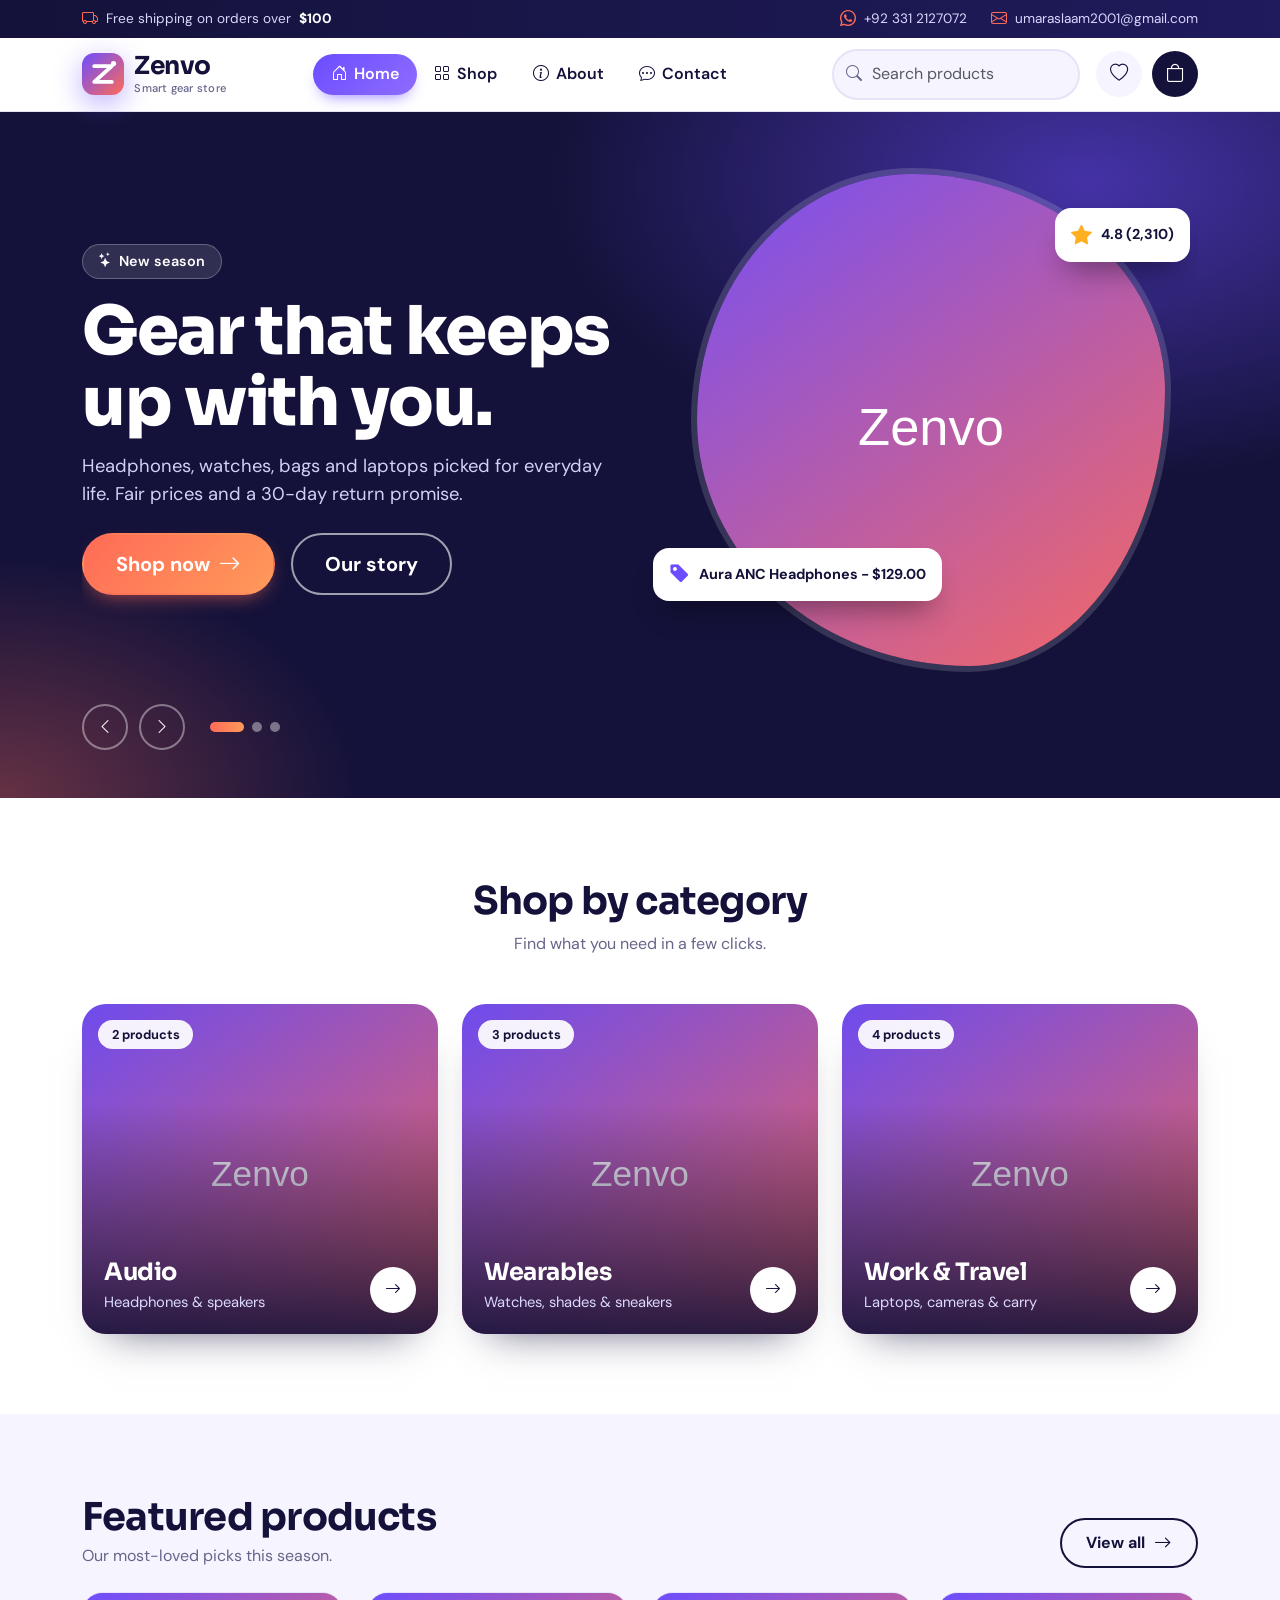
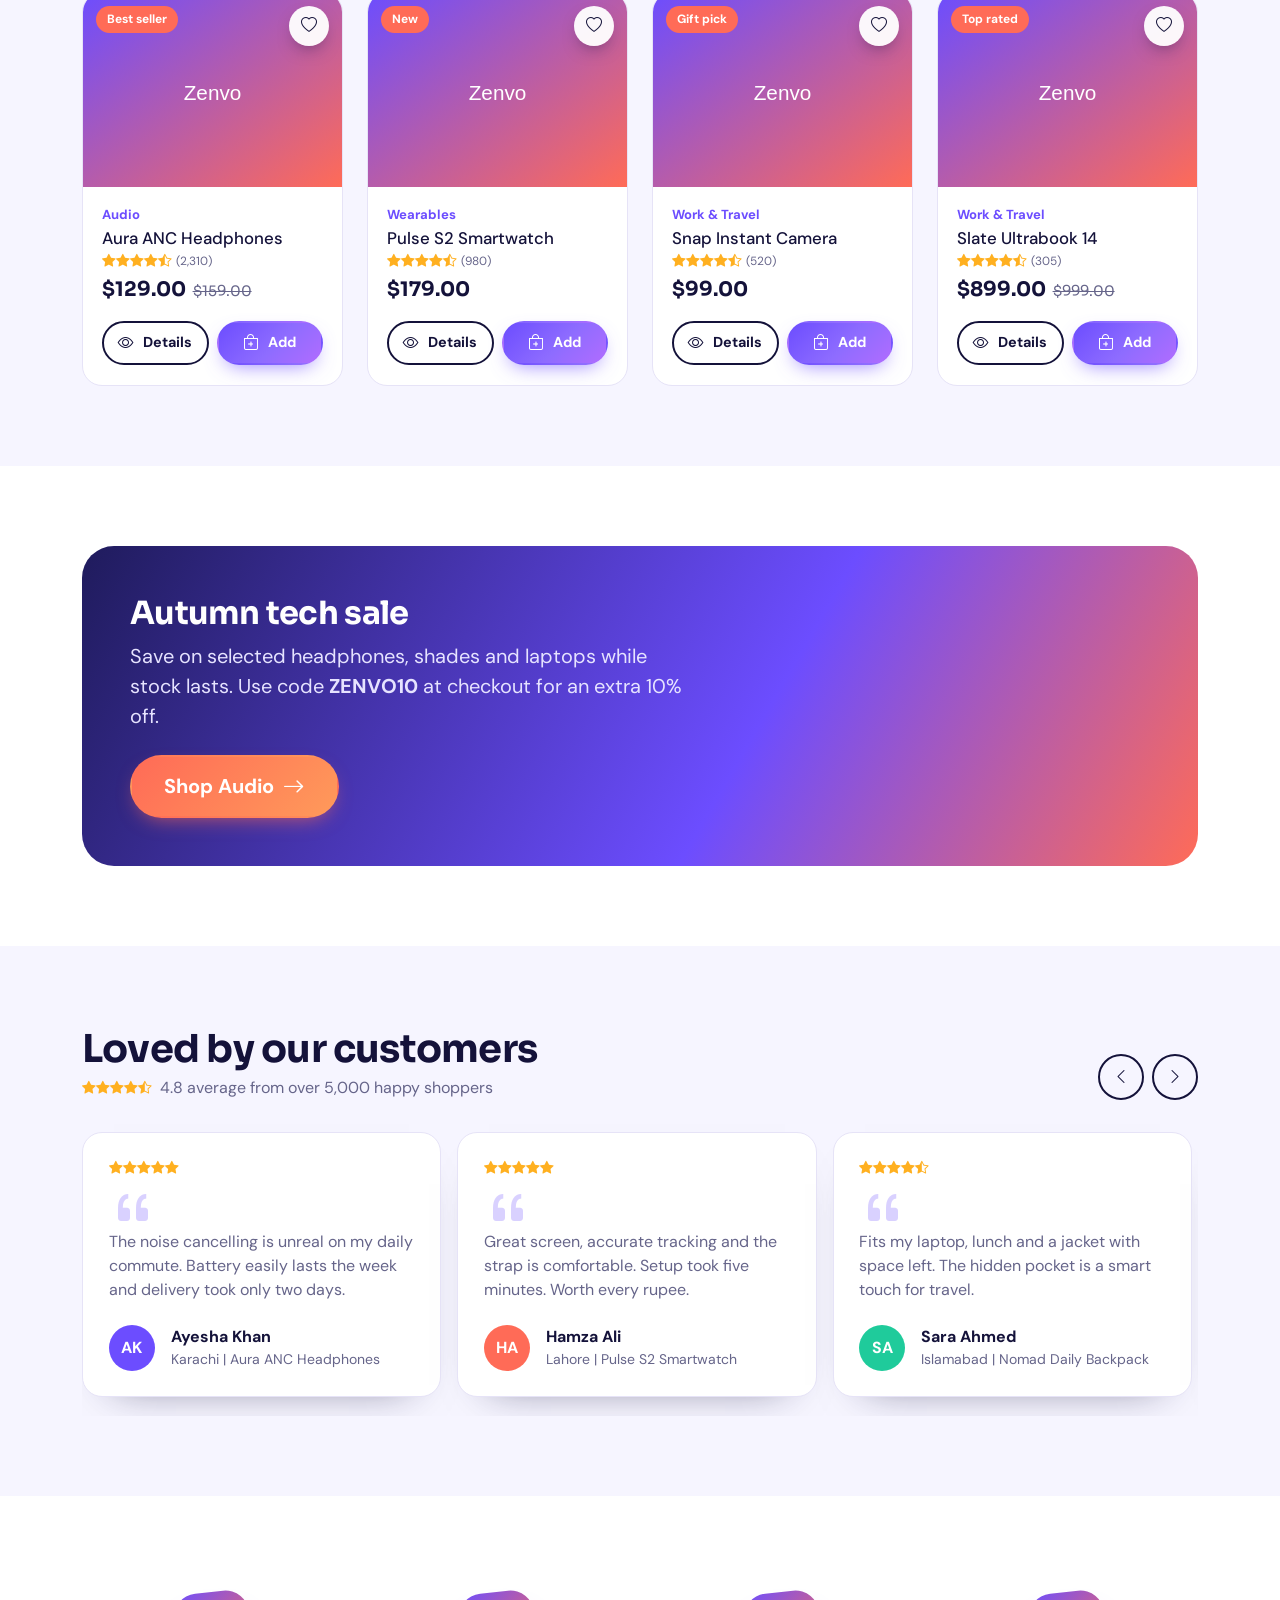
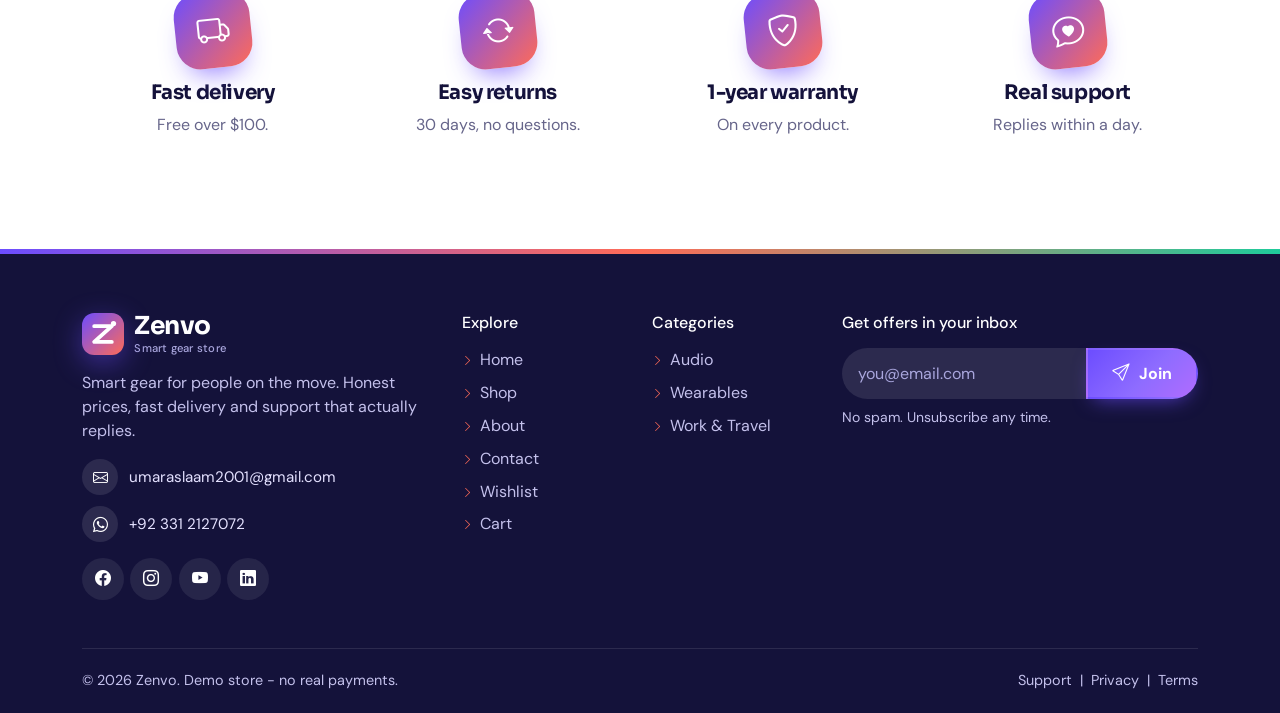
<file: index.html>
<!DOCTYPE html>
<html lang="en">
<head>
<meta charset="utf-8">
<meta name="viewport" content="width=device-width, initial-scale=1">
<title>Home | Zenvo</title>
<meta name="description" content="Zenvo - smart gear for people on the move.">
<link rel="preconnect" href="https://fonts.googleapis.com">
<link href="https://fonts.googleapis.com/css2?family=Sora:wght@600;700;800&family=DM+Sans:wght@400;500;700&display=swap" rel="stylesheet">
<link href="https://cdn.jsdelivr.net/npm/bootstrap@5.3.3/dist/css/bootstrap.min.css" rel="stylesheet">
<link href="https://cdn.jsdelivr.net/npm/bootstrap-icons@1.11.3/font/bootstrap-icons.min.css" rel="stylesheet">
<link rel="icon" href="favicon.svg" type="image/svg+xml"><meta name="theme-color" content="#14123A">
<link href="css/style.css" rel="stylesheet">
</head>
<body data-page="home">
<div id="site-header"></div>
<main id="main">

<section class="hero"><div class="container">
  <div id="heroCarousel" class="carousel slide carousel-fade" data-bs-ride="carousel" data-bs-interval="5500" data-bs-pause="hover" aria-label="Featured offers">
    <div class="carousel-inner" id="slides"></div>
    <div class="hero-ctrl">
      <button class="ctrl-btn" data-bs-target="#heroCarousel" data-bs-slide="prev" aria-label="Previous slide"><i class="bi bi-chevron-left"></i></button>
      <button class="ctrl-btn" data-bs-target="#heroCarousel" data-bs-slide="next" aria-label="Next slide"><i class="bi bi-chevron-right"></i></button>
      <div class="carousel-indicators" id="dots"></div>
    </div></div></div></section>

<section class="section"><div class="container">
  <div class="text-center mb-5"><h2 class="section-title">Shop by category</h2><p class="lead-muted">Find what you need in a few clicks.</p></div>
  <div class="row g-4" id="cats"></div></div></section>

<section class="section section-soft"><div class="container">
  <div class="d-flex justify-content-between align-items-end flex-wrap gap-2 mb-4"><div><h2 class="section-title mb-1">Featured products</h2><p class="lead-muted mb-0">Our most-loved picks this season.</p></div><a class="btn btn-ghost" href="shop.html">View all <i class="bi bi-arrow-right"></i></a></div>
  <div class="row g-4" id="featured"></div></div></section>

<section class="section"><div class="container"><div class="promo"><div class="row g-0 align-items-center">
  <div class="col-lg-7 p-4 p-lg-5"><h2 class="display">Autumn tech sale</h2><p class="fs-5 mb-4" style="color:#e6e3ff">Save on selected headphones, shades and laptops while stock lasts. Use code <b>ZENVO10</b> at checkout for an extra 10% off.</p><a class="btn btn-coral btn-lg" href="shop.html?cat=Audio">Shop Audio <i class="bi bi-arrow-right"></i></a></div>
  <div class="col-lg-5"><div class="promo-img" style="background-image:url('https://images.unsplash.com/photo-1608043152269-423dbba4e7e6?auto=format&fit=crop&w=900&q=80')"></div></div></div></div></div></section>

<section class="section section-soft"><div class="container">
  <div class="d-flex justify-content-between align-items-end flex-wrap gap-3 mb-4">
    <div><h2 class="section-title mb-1">Loved by our customers</h2><p class="lead-muted mb-0"><span class="stars"><i class="bi bi-star-fill"></i><i class="bi bi-star-fill"></i><i class="bi bi-star-fill"></i><i class="bi bi-star-fill"></i><i class="bi bi-star-half"></i></span> &nbsp;4.8 average from over 5,000 happy shoppers</p></div>
    <div class="rev-nav d-flex gap-2"><button class="ctrl-btn" id="revPrev" aria-label="Previous reviews"><i class="bi bi-chevron-left"></i></button><button class="ctrl-btn" id="revNext" aria-label="Next reviews"><i class="bi bi-chevron-right"></i></button></div></div>
  <div class="rev-track" id="revTrack" tabindex="0" aria-label="Customer reviews"></div></div></section>

<section class="section"><div class="container"><div class="row g-4">
  <div class="col-6 col-lg-3 feature"><i class="bi bi-truck"></i><h5>Fast delivery</h5><p class="lead-muted">Free over $100.</p></div>
  <div class="col-6 col-lg-3 feature"><i class="bi bi-arrow-repeat"></i><h5>Easy returns</h5><p class="lead-muted">30 days, no questions.</p></div>
  <div class="col-6 col-lg-3 feature"><i class="bi bi-shield-check"></i><h5>1-year warranty</h5><p class="lead-muted">On every product.</p></div>
  <div class="col-6 col-lg-3 feature"><i class="bi bi-chat-heart"></i><h5>Real support</h5><p class="lead-muted">Replies within a day.</p></div></div></div></section>

</main>
<div id="site-footer"></div>
<div class="toast-container position-fixed bottom-0 end-0 p-3" id="toasts" style="z-index:1100"></div>
<script src="https://cdn.jsdelivr.net/npm/bootstrap@5.3.3/dist/js/bootstrap.bundle.min.js"></script>
<script src="js/data.js"></script>
<script src="js/app.js"></script>
</body>
</html>
</file>
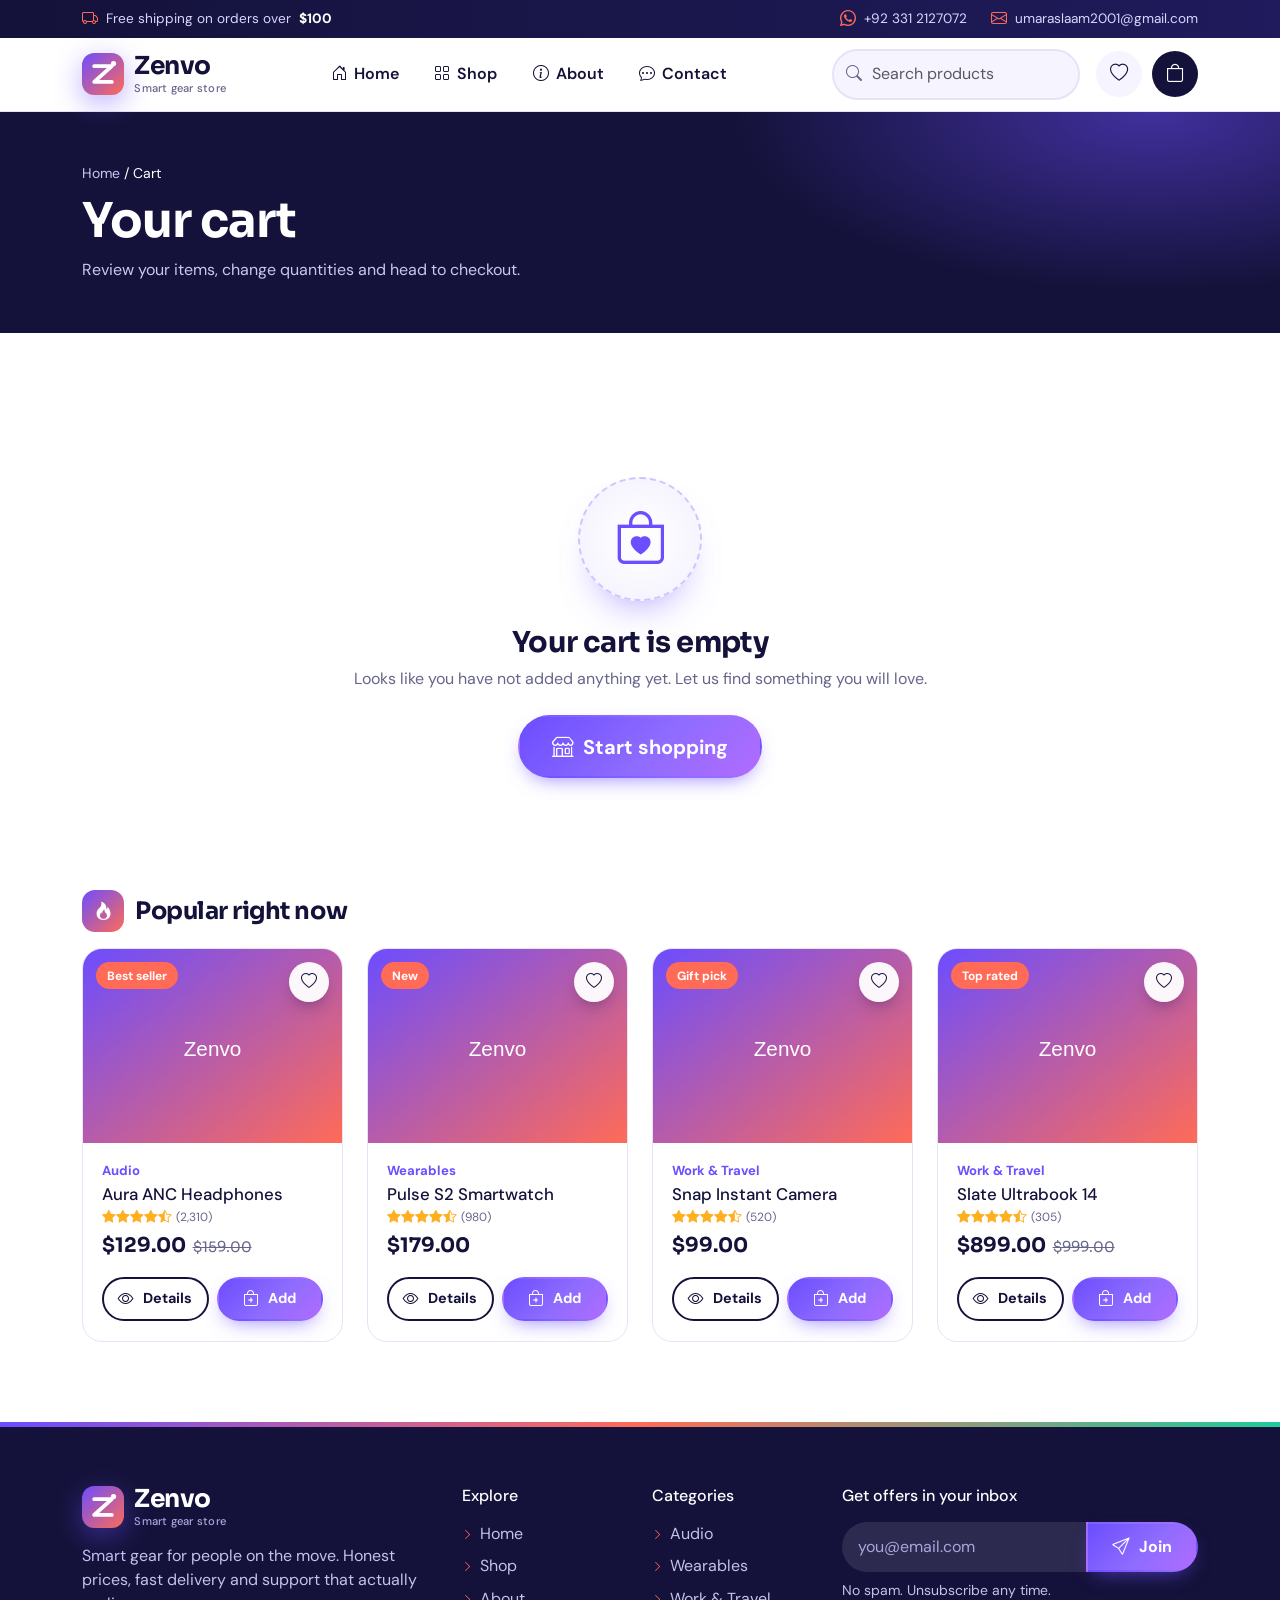
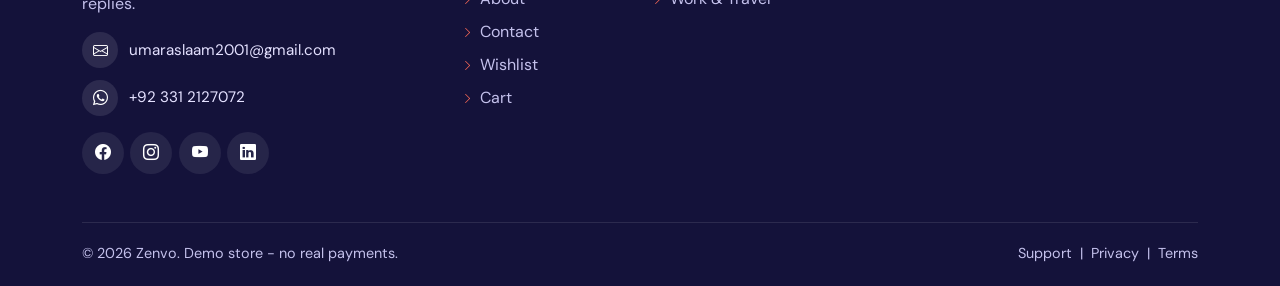
<file: cart.html>
<!DOCTYPE html>
<html lang="en">
<head>
<meta charset="utf-8">
<meta name="viewport" content="width=device-width, initial-scale=1">
<title>Cart | Zenvo</title>
<meta name="description" content="Zenvo - smart gear for people on the move.">
<link rel="preconnect" href="https://fonts.googleapis.com">
<link href="https://fonts.googleapis.com/css2?family=Sora:wght@600;700;800&family=DM+Sans:wght@400;500;700&display=swap" rel="stylesheet">
<link href="https://cdn.jsdelivr.net/npm/bootstrap@5.3.3/dist/css/bootstrap.min.css" rel="stylesheet">
<link href="https://cdn.jsdelivr.net/npm/bootstrap-icons@1.11.3/font/bootstrap-icons.min.css" rel="stylesheet">
<link rel="icon" href="favicon.svg" type="image/svg+xml"><meta name="theme-color" content="#14123A">
<link href="css/style.css" rel="stylesheet">
</head>
<body data-page="cart">
<div id="site-header"></div>
<main id="main">
<section class="page-head"><div class="container"><nav class="crumb small mb-2"><a href="index.html">Home</a> / Cart</nav><h1>Your cart</h1><p>Review your items, change quantities and head to checkout.</p></div></section>
<section class="section"><div class="container" id="cartBox"></div></section>

</main>
<div id="site-footer"></div>
<div class="toast-container position-fixed bottom-0 end-0 p-3" id="toasts" style="z-index:1100"></div>
<script src="https://cdn.jsdelivr.net/npm/bootstrap@5.3.3/dist/js/bootstrap.bundle.min.js"></script>
<script src="js/data.js"></script>
<script src="js/app.js"></script>
</body>
</html>
</file>
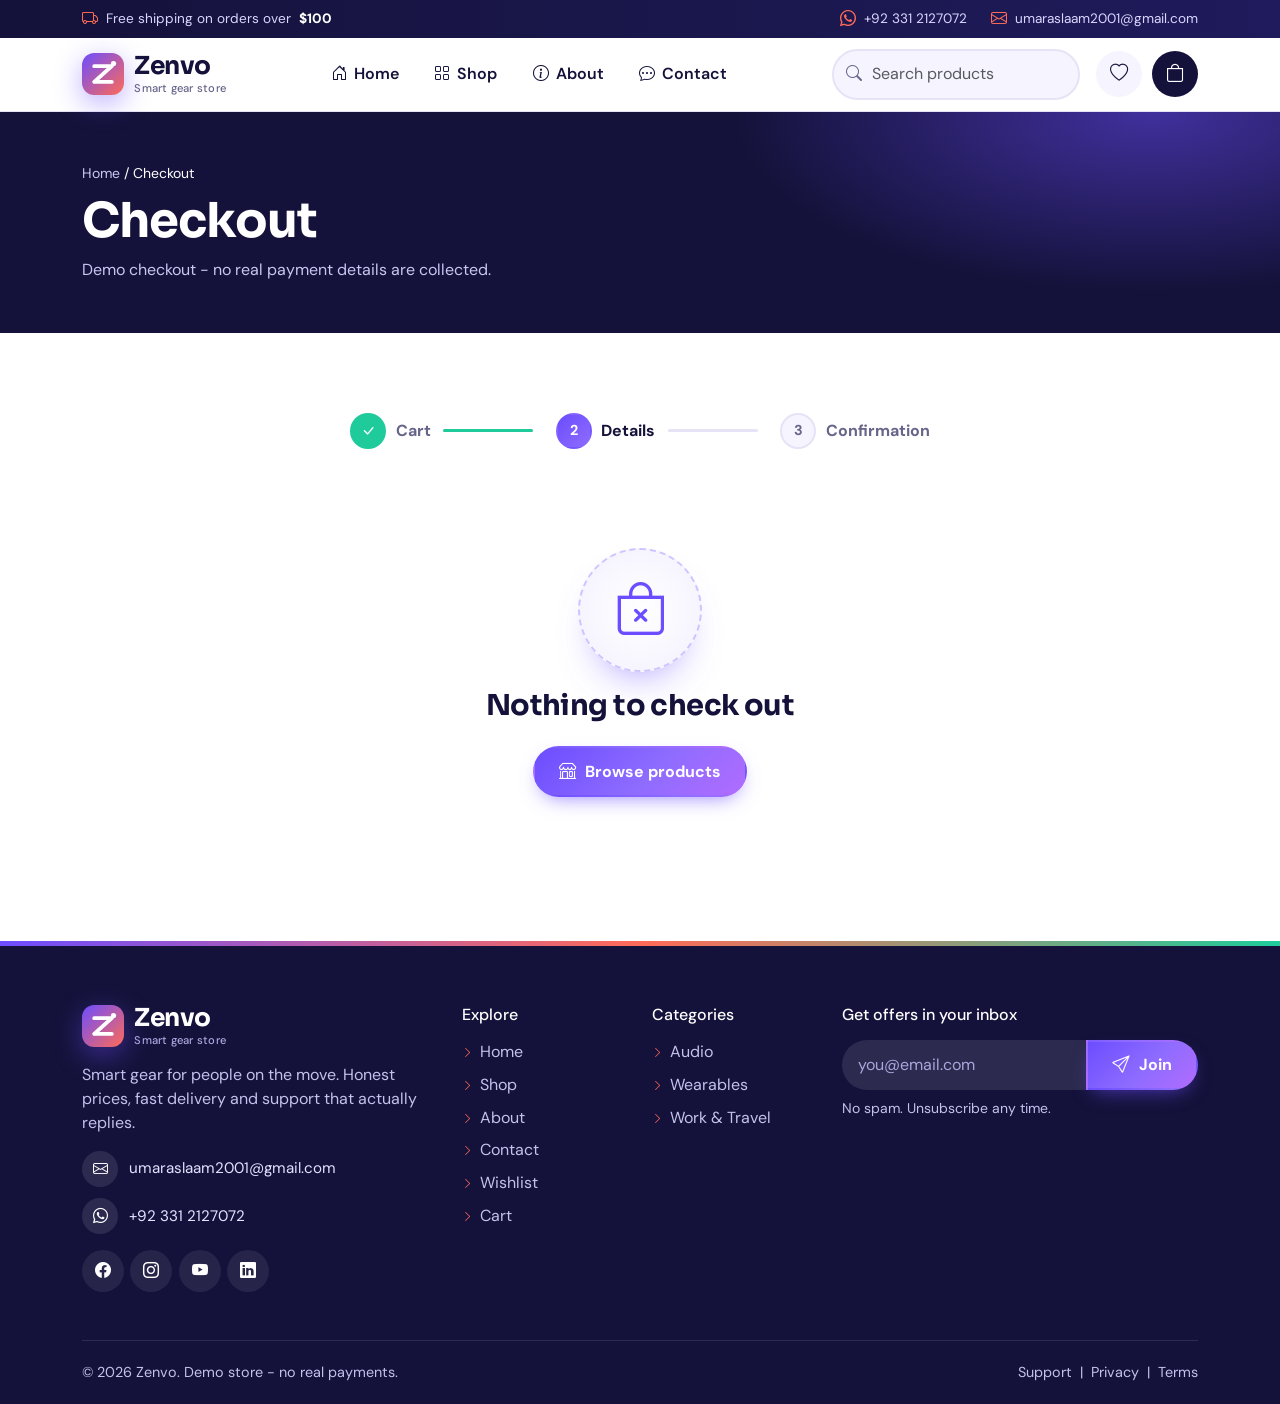
<file: checkout.html>
<!DOCTYPE html>
<html lang="en">
<head>
<meta charset="utf-8">
<meta name="viewport" content="width=device-width, initial-scale=1">
<title>Checkout | Zenvo</title>
<meta name="description" content="Zenvo - smart gear for people on the move.">
<link rel="preconnect" href="https://fonts.googleapis.com">
<link href="https://fonts.googleapis.com/css2?family=Sora:wght@600;700;800&family=DM+Sans:wght@400;500;700&display=swap" rel="stylesheet">
<link href="https://cdn.jsdelivr.net/npm/bootstrap@5.3.3/dist/css/bootstrap.min.css" rel="stylesheet">
<link href="https://cdn.jsdelivr.net/npm/bootstrap-icons@1.11.3/font/bootstrap-icons.min.css" rel="stylesheet">
<link rel="icon" href="favicon.svg" type="image/svg+xml"><meta name="theme-color" content="#14123A">
<link href="css/style.css" rel="stylesheet">
</head>
<body data-page="checkout">
<div id="site-header"></div>
<main id="main">
<section class="page-head"><div class="container"><nav class="crumb small mb-2"><a href="index.html">Home</a> / Checkout</nav><h1>Checkout</h1><p>Demo checkout - no real payment details are collected.</p></div></section>
<section class="section"><div class="container"><ol class="steps" id="steps"><li class="done"><i class="bi bi-check-lg"></i><span>Cart</span></li><li class="active"><i>2</i><span>Details</span></li><li><i>3</i><span>Confirmation</span></li></ol><div id="checkoutBox"><div class="row g-4">
  <div class="col-lg-7"><form class="panel p-lg-4 needs-validation" id="checkoutForm" novalidate>
    <h4 class="mb-3 h-icon"><i class="bi bi-truck"></i>Shipping details</h4><div class="row g-3">
      <div class="col-md-6"><label class="form-label fw-bold" for="fname">Full name</label><input class="form-control" id="fname" required minlength="3"><div class="invalid-feedback">Enter your full name.</div></div>
      <div class="col-md-6"><label class="form-label fw-bold" for="email">Email</label><input class="form-control" id="email" type="email" required><div class="invalid-feedback">Enter a valid email.</div></div>
      <div class="col-md-6"><label class="form-label fw-bold" for="phone">Phone</label><input class="form-control" id="phone" type="tel" required pattern="[0-9+\s-]{7,15}"><div class="invalid-feedback">Enter a valid phone number.</div></div>
      <div class="col-md-6"><label class="form-label fw-bold" for="country">Country</label><select class="form-select" id="country" required><option value="">Choose...</option><option>Pakistan</option><option>United Arab Emirates</option><option>United Kingdom</option><option>United States</option><option>Other</option></select><div class="invalid-feedback">Select a country.</div></div>
      <div class="col-12"><label class="form-label fw-bold" for="addr">Address</label><input class="form-control" id="addr" required minlength="6"><div class="invalid-feedback">Enter your street address.</div></div>
      <div class="col-md-6"><label class="form-label fw-bold" for="city">City</label><input class="form-control" id="city" required><div class="invalid-feedback">Enter your city.</div></div>
      <div class="col-md-6"><label class="form-label fw-bold" for="zip">Postal code</label><input class="form-control" id="zip" required pattern="[A-Za-z0-9 -]{3,10}"><div class="invalid-feedback">Enter a valid postal code.</div></div></div>
    <h4 class="mt-4 mb-3 h-icon"><i class="bi bi-credit-card-2-front"></i>Payment method</h4>
    <div class="form-check mb-2"><input class="form-check-input" type="radio" name="pay" id="cod" checked><label class="form-check-label" for="cod">Cash on delivery</label></div>
    <div class="form-check mb-3"><input class="form-check-input" type="radio" name="pay" id="card"><label class="form-check-label" for="card">Card (demo - no card details are collected)</label></div>
    <button class="btn btn-zenvo btn-lg w-100" type="submit"><i class="bi bi-lock"></i> Place order</button></form></div>
  <div class="col-lg-5"><div class="panel"><h4 class="mb-3 h-icon"><i class="bi bi-receipt"></i>Order summary</h4><div id="summary"></div></div></div></div></div></div></section>

</main>
<div id="site-footer"></div>
<div class="toast-container position-fixed bottom-0 end-0 p-3" id="toasts" style="z-index:1100"></div>
<script src="https://cdn.jsdelivr.net/npm/bootstrap@5.3.3/dist/js/bootstrap.bundle.min.js"></script>
<script src="js/data.js"></script>
<script src="js/app.js"></script>
</body>
</html>
</file>
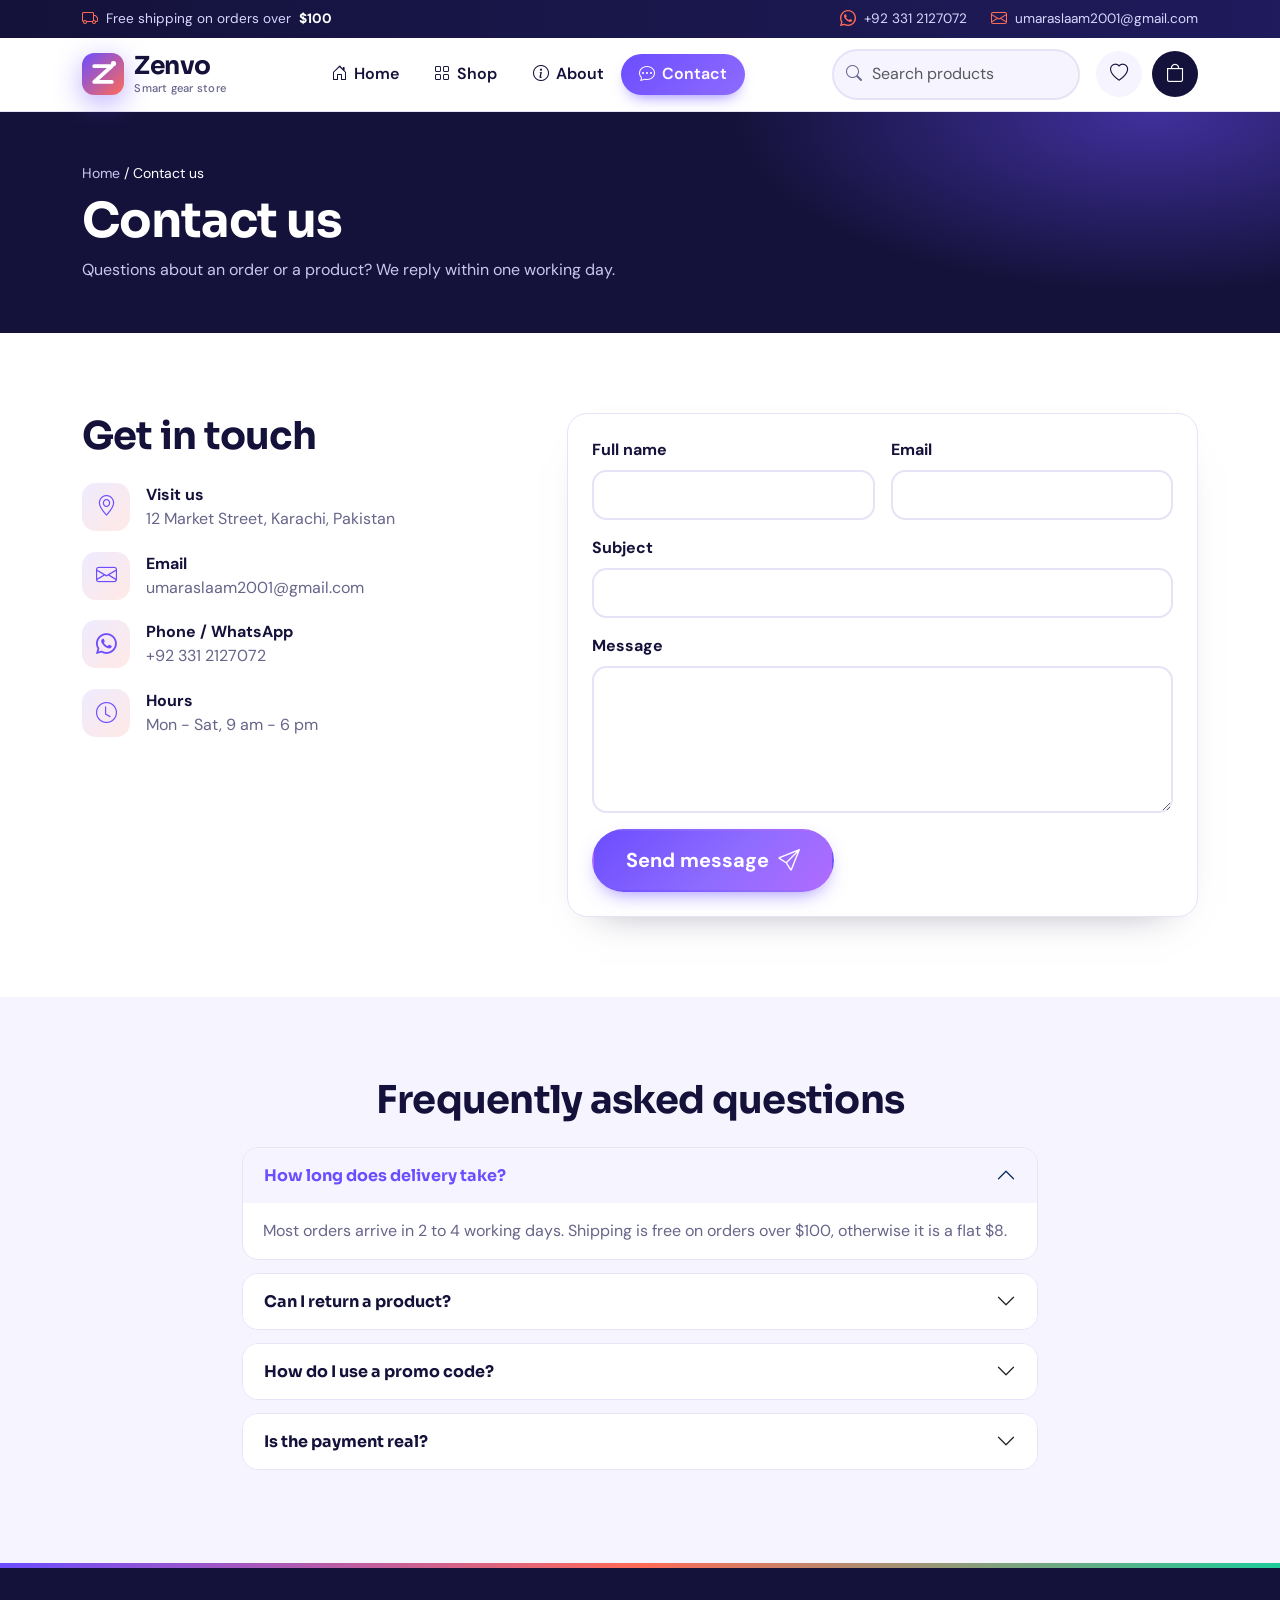
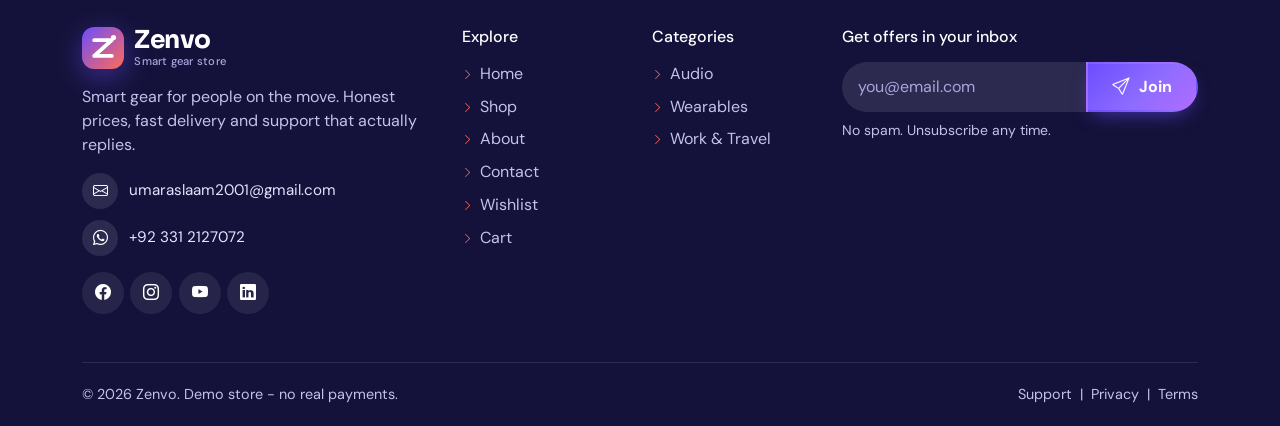
<file: contact.html>
<!DOCTYPE html>
<html lang="en">
<head>
<meta charset="utf-8">
<meta name="viewport" content="width=device-width, initial-scale=1">
<title>Contact | Zenvo</title>
<meta name="description" content="Zenvo - smart gear for people on the move.">
<link rel="preconnect" href="https://fonts.googleapis.com">
<link href="https://fonts.googleapis.com/css2?family=Sora:wght@600;700;800&family=DM+Sans:wght@400;500;700&display=swap" rel="stylesheet">
<link href="https://cdn.jsdelivr.net/npm/bootstrap@5.3.3/dist/css/bootstrap.min.css" rel="stylesheet">
<link href="https://cdn.jsdelivr.net/npm/bootstrap-icons@1.11.3/font/bootstrap-icons.min.css" rel="stylesheet">
<link rel="icon" href="favicon.svg" type="image/svg+xml"><meta name="theme-color" content="#14123A">
<link href="css/style.css" rel="stylesheet">
</head>
<body data-page="contact">
<div id="site-header"></div>
<main id="main">
<section class="page-head"><div class="container"><nav class="crumb small mb-2"><a href="index.html">Home</a> / Contact us</nav><h1>Contact us</h1><p>Questions about an order or a product? We reply within one working day.</p></div></section>
<section class="section"><div class="container"><div class="row g-4 g-lg-5">
  <div class="col-lg-5"><h2 class="section-title mb-4">Get in touch</h2>
    <div class="contact-item"><i class="bi bi-geo-alt"></i><div><b>Visit us</b><br><a class="contact-link" data-contact="map" href="https://www.google.com/maps/search/?api=1&query=12%20Market%20Street%2C%20Karachi%2C%20Pakistan" target="_blank" rel="noopener noreferrer">12 Market Street, Karachi, Pakistan</a></div></div>
    <div class="contact-item"><i class="bi bi-envelope"></i><div><b>Email</b><br><a class="contact-link" data-contact="email" href="https://mail.google.com/mail/?view=cm&fs=1&to=umaraslaam2001@gmail.com" target="_blank" rel="noopener noreferrer">umaraslaam2001@gmail.com</a></div></div>
    <div class="contact-item"><i class="bi bi-whatsapp"></i><div><b>Phone / WhatsApp</b><br><a class="contact-link" data-contact="phone" href="https://wa.me/923312127072" target="_blank" rel="noopener noreferrer">+92 331 2127072</a></div></div>
    <div class="contact-item"><i class="bi bi-clock"></i><div><b>Hours</b><br><span class="lead-muted">Mon - Sat, 9 am - 6 pm</span></div></div></div>
  <div class="col-lg-7"><div class="panel p-lg-4">
    <div class="alert alert-success d-none" id="sent" role="alert"><i class="bi bi-check-circle-fill me-2"></i>Thanks! Your message was sent (demo). We will reply soon.</div>
    <form id="contactForm" class="row g-3 needs-validation" novalidate>
      <div class="col-md-6"><label class="form-label fw-bold" for="cname">Full name</label><input class="form-control" id="cname" required minlength="3"><div class="invalid-feedback">Enter your name (3+ characters).</div></div>
      <div class="col-md-6"><label class="form-label fw-bold" for="cemail">Email</label><input class="form-control" id="cemail" type="email" required><div class="invalid-feedback">Enter a valid email.</div></div>
      <div class="col-12"><label class="form-label fw-bold" for="csub">Subject</label><input class="form-control" id="csub" required><div class="invalid-feedback">Please add a subject.</div></div>
      <div class="col-12"><label class="form-label fw-bold" for="cmsg">Message</label><textarea class="form-control" id="cmsg" rows="5" required minlength="10"></textarea><div class="invalid-feedback">Message must be at least 10 characters.</div></div>
      <div class="col-12"><button class="btn btn-zenvo btn-lg" type="submit">Send message <i class="bi bi-send"></i></button></div>
    </form></div></div></div></div></section>

<section class="section section-soft"><div class="container" style="max-width:820px">
  <h2 class="section-title text-center mb-4">Frequently asked questions</h2>
  <div class="accordion" id="faq">
    <div class="accordion-item"><h3 class="accordion-header"><button class="accordion-button" type="button" data-bs-toggle="collapse" data-bs-target="#f1">How long does delivery take?</button></h3><div id="f1" class="accordion-collapse collapse show" data-bs-parent="#faq"><div class="accordion-body">Most orders arrive in 2 to 4 working days. Shipping is free on orders over $100, otherwise it is a flat $8.</div></div></div>
    <div class="accordion-item"><h3 class="accordion-header"><button class="accordion-button collapsed" type="button" data-bs-toggle="collapse" data-bs-target="#f2">Can I return a product?</button></h3><div id="f2" class="accordion-collapse collapse" data-bs-parent="#faq"><div class="accordion-body">Yes. You have 30 days to return any unused item for a full refund.</div></div></div>
    <div class="accordion-item"><h3 class="accordion-header"><button class="accordion-button collapsed" type="button" data-bs-toggle="collapse" data-bs-target="#f3">How do I use a promo code?</button></h3><div id="f3" class="accordion-collapse collapse" data-bs-parent="#faq"><div class="accordion-body">Open your cart, type the code in the promo box and press Apply. Try <b>ZENVO10</b> for 10% off or <b>WELCOME5</b> for 5% off.</div></div></div>
    <div class="accordion-item"><h3 class="accordion-header"><button class="accordion-button collapsed" type="button" data-bs-toggle="collapse" data-bs-target="#f4">Is the payment real?</button></h3><div id="f4" class="accordion-collapse collapse" data-bs-parent="#faq"><div class="accordion-body">No. This is a demo store, so no real payment details are collected and no real order is created.</div></div></div>
  </div></div></section>
</main>
<div id="site-footer"></div>
<div class="toast-container position-fixed bottom-0 end-0 p-3" id="toasts" style="z-index:1100"></div>
<script src="https://cdn.jsdelivr.net/npm/bootstrap@5.3.3/dist/js/bootstrap.bundle.min.js"></script>
<script src="js/data.js"></script>
<script src="js/app.js"></script>
</body>
</html>
</file>
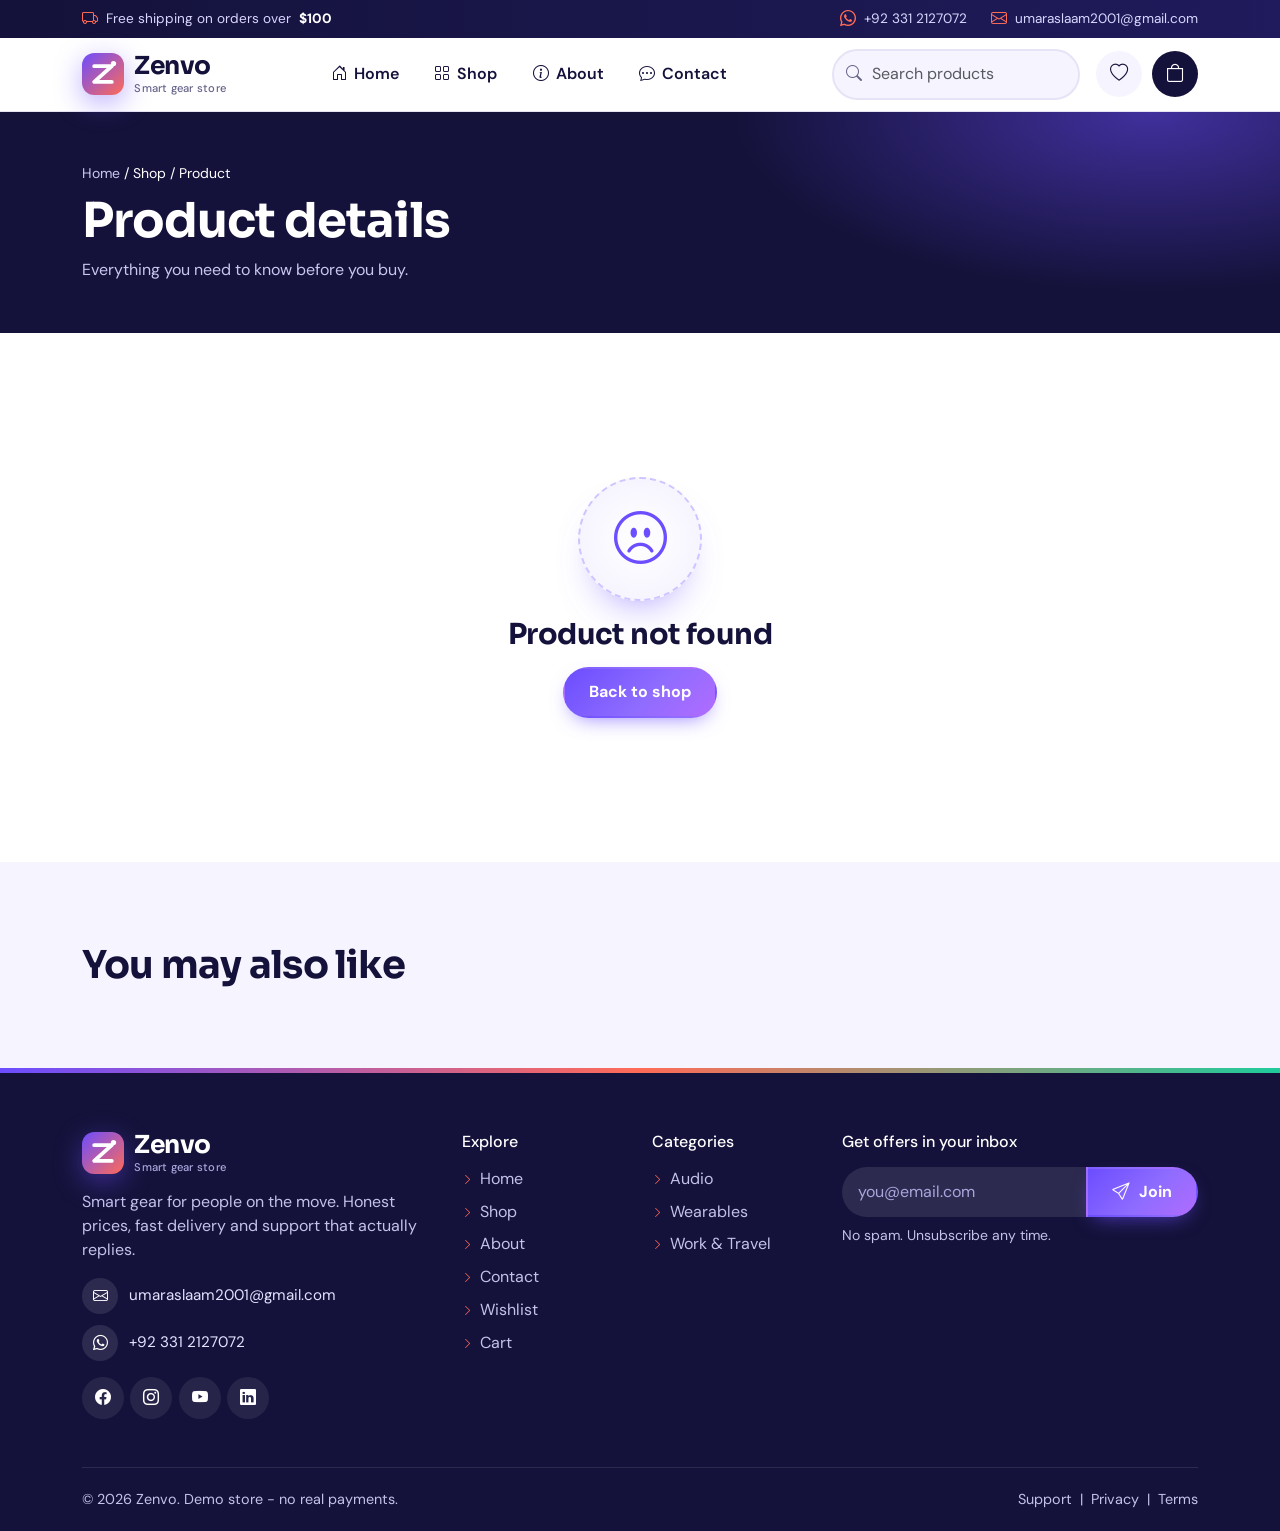
<file: product.html>
<!DOCTYPE html>
<html lang="en">
<head>
<meta charset="utf-8">
<meta name="viewport" content="width=device-width, initial-scale=1">
<title>Product | Zenvo</title>
<meta name="description" content="Zenvo - smart gear for people on the move.">
<link rel="preconnect" href="https://fonts.googleapis.com">
<link href="https://fonts.googleapis.com/css2?family=Sora:wght@600;700;800&family=DM+Sans:wght@400;500;700&display=swap" rel="stylesheet">
<link href="https://cdn.jsdelivr.net/npm/bootstrap@5.3.3/dist/css/bootstrap.min.css" rel="stylesheet">
<link href="https://cdn.jsdelivr.net/npm/bootstrap-icons@1.11.3/font/bootstrap-icons.min.css" rel="stylesheet">
<link rel="icon" href="favicon.svg" type="image/svg+xml"><meta name="theme-color" content="#14123A">
<link href="css/style.css" rel="stylesheet">
</head>
<body data-page="product">
<div id="site-header"></div>
<main id="main">
<section class="page-head"><div class="container"><nav class="crumb small mb-2"><a href="index.html">Home</a> / Shop / <span id="crumbName">Product</span></nav><h1>Product details</h1><p>Everything you need to know before you buy.</p></div></section>
<section class="section"><div class="container" id="product"></div></section>
<section class="section section-soft"><div class="container"><h2 class="section-title mb-4">You may also like</h2><div class="row g-4" id="related"></div></div></section>

</main>
<div id="site-footer"></div>
<div class="toast-container position-fixed bottom-0 end-0 p-3" id="toasts" style="z-index:1100"></div>
<script src="https://cdn.jsdelivr.net/npm/bootstrap@5.3.3/dist/js/bootstrap.bundle.min.js"></script>
<script src="js/data.js"></script>
<script src="js/app.js"></script>
</body>
</html>
</file>
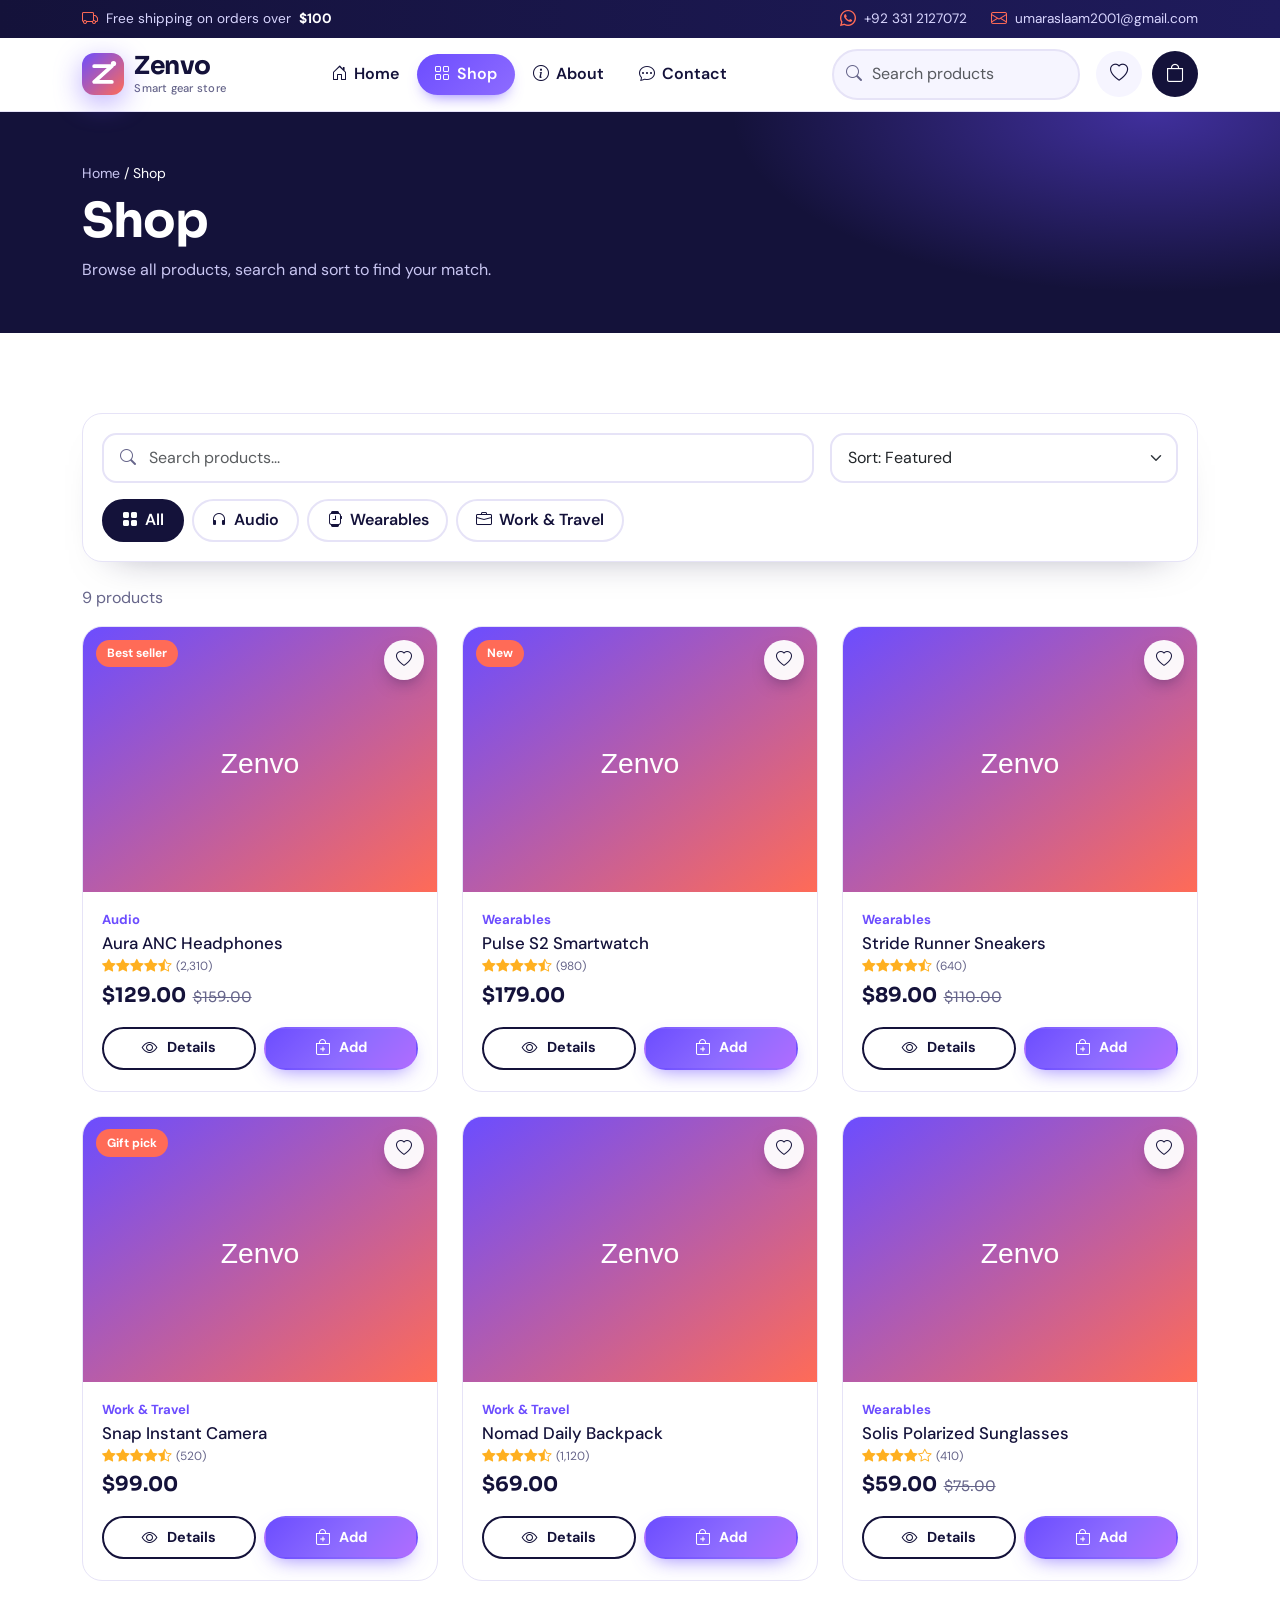
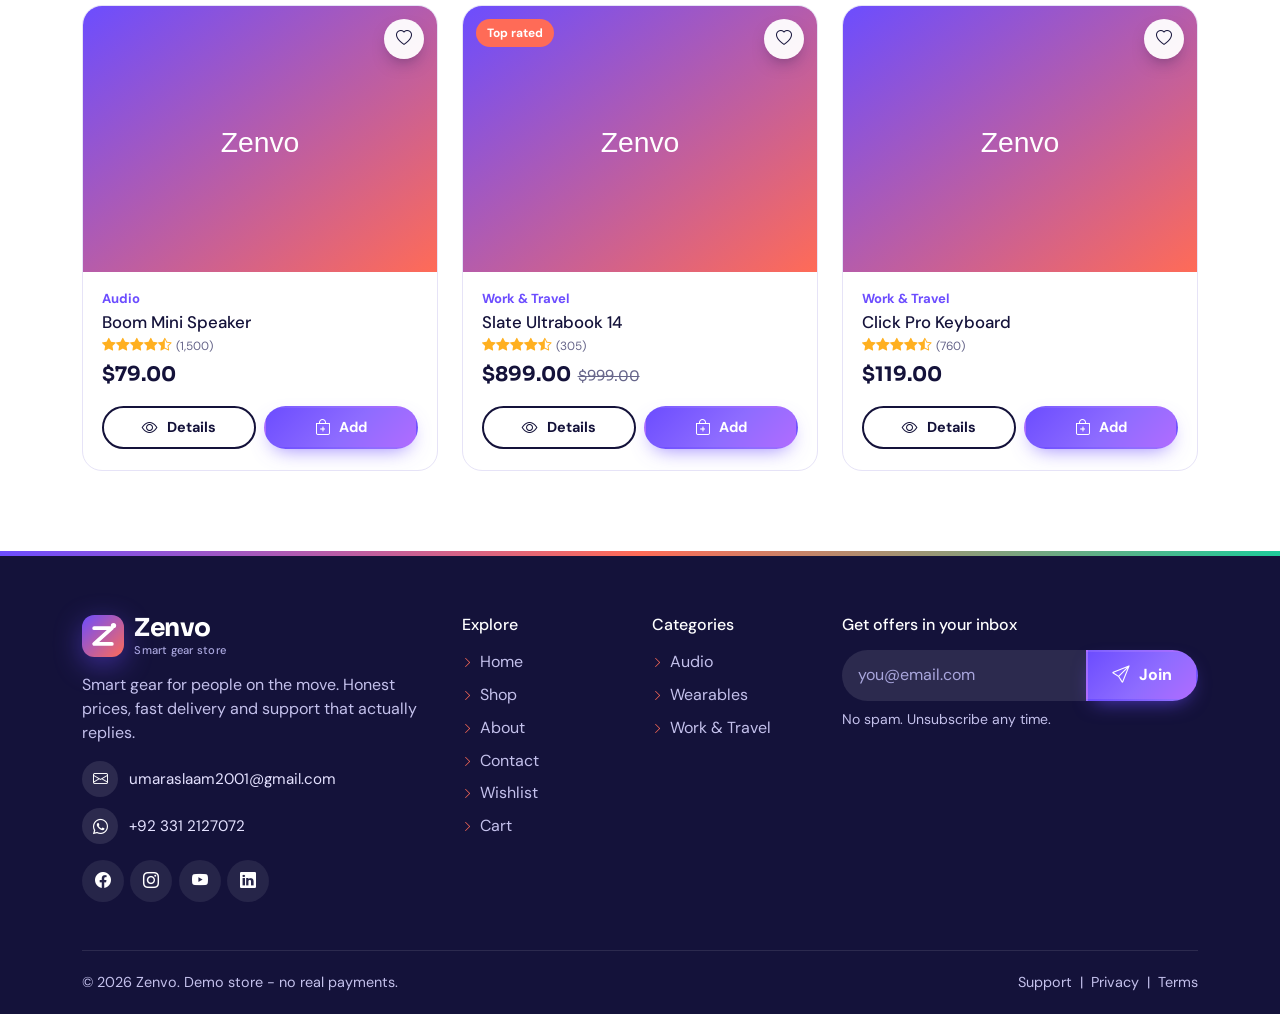
<file: shop.html>
<!DOCTYPE html>
<html lang="en">
<head>
<meta charset="utf-8">
<meta name="viewport" content="width=device-width, initial-scale=1">
<title>Shop | Zenvo</title>
<meta name="description" content="Zenvo - smart gear for people on the move.">
<link rel="preconnect" href="https://fonts.googleapis.com">
<link href="https://fonts.googleapis.com/css2?family=Sora:wght@600;700;800&family=DM+Sans:wght@400;500;700&display=swap" rel="stylesheet">
<link href="https://cdn.jsdelivr.net/npm/bootstrap@5.3.3/dist/css/bootstrap.min.css" rel="stylesheet">
<link href="https://cdn.jsdelivr.net/npm/bootstrap-icons@1.11.3/font/bootstrap-icons.min.css" rel="stylesheet">
<link rel="icon" href="favicon.svg" type="image/svg+xml"><meta name="theme-color" content="#14123A">
<link href="css/style.css" rel="stylesheet">
</head>
<body data-page="shop">
<div id="site-header"></div>
<main id="main">
<section class="page-head"><div class="container"><nav class="crumb small mb-2"><a href="index.html">Home</a> / Shop</nav><h1>Shop</h1><p>Browse all products, search and sort to find your match.</p></div></section>
<section class="section"><div class="container">
  <div class="shop-bar mb-4">
  <div class="row g-3 align-items-center">
    <div class="col-md-8">
      <div class="search-box">
        <i class="bi bi-search"></i>
        <label class="visually-hidden" for="shopSearch">Search products</label>
        <input id="shopSearch" class="form-control" type="search" placeholder="Search products...">
      </div>
    </div>
    <div class="col-md-4">
      <label class="visually-hidden" for="sort">Sort products</label>
      <select id="sort" class="form-select">
        <option value="featured">Sort: Featured</option>
        <option value="low">Price: low to high</option>
        <option value="high">Price: high to low</option>
        <option value="rating">Top rated</option>
      </select>
    </div>
  </div>
  <div class="d-flex flex-wrap gap-2 mt-3" id="pills"></div>
</div>

  <p class="lead-muted" id="count" aria-live="polite"></p>
  <div class="row g-4" id="grid"></div></div></section>

</main>
<div id="site-footer"></div>
<div class="toast-container position-fixed bottom-0 end-0 p-3" id="toasts" style="z-index:1100"></div>
<script src="https://cdn.jsdelivr.net/npm/bootstrap@5.3.3/dist/js/bootstrap.bundle.min.js"></script>
<script src="js/data.js"></script>
<script src="js/app.js"></script>
</body>
</html>
</file>
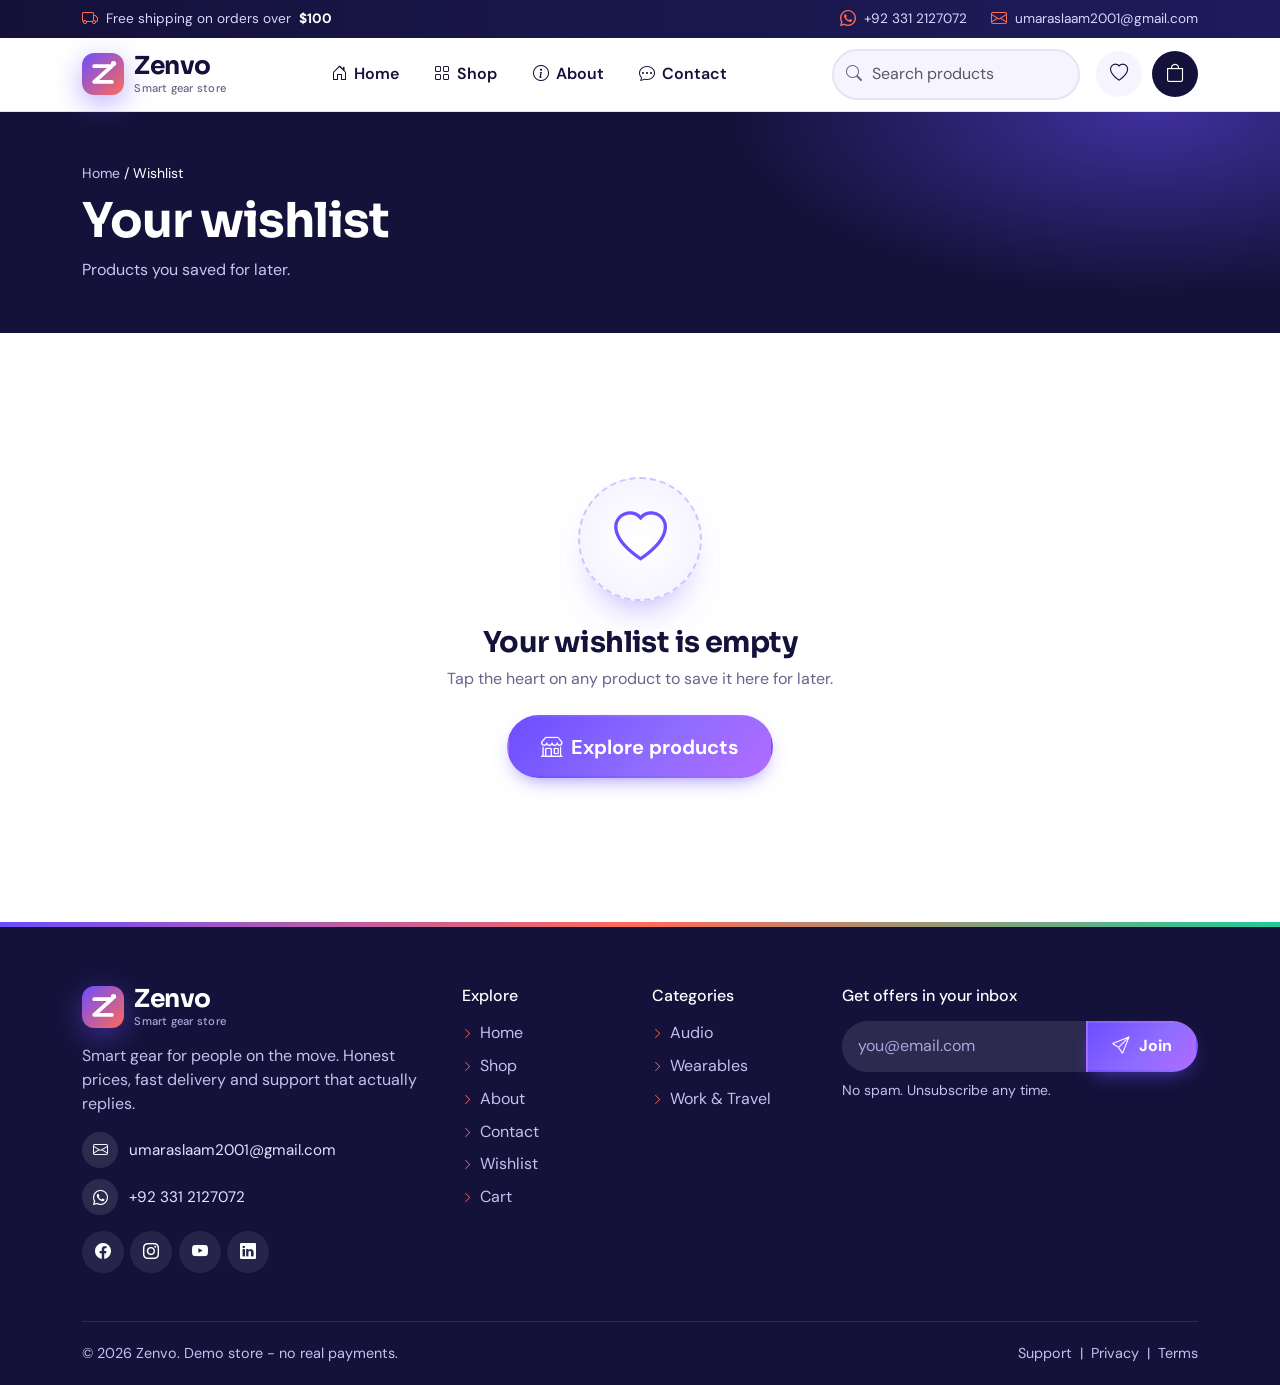
<file: wishlist.html>
<!DOCTYPE html>
<html lang="en">
<head>
<meta charset="utf-8">
<meta name="viewport" content="width=device-width, initial-scale=1">
<title>Wishlist | Zenvo</title>
<meta name="description" content="Zenvo - smart gear for people on the move.">
<link rel="preconnect" href="https://fonts.googleapis.com">
<link href="https://fonts.googleapis.com/css2?family=Sora:wght@600;700;800&family=DM+Sans:wght@400;500;700&display=swap" rel="stylesheet">
<link href="https://cdn.jsdelivr.net/npm/bootstrap@5.3.3/dist/css/bootstrap.min.css" rel="stylesheet">
<link href="https://cdn.jsdelivr.net/npm/bootstrap-icons@1.11.3/font/bootstrap-icons.min.css" rel="stylesheet">
<link rel="icon" href="favicon.svg" type="image/svg+xml"><meta name="theme-color" content="#14123A">
<link href="css/style.css" rel="stylesheet">
</head>
<body data-page="wishlist">
<div id="site-header"></div>
<main id="main"><section class="page-head"><div class="container"><nav class="crumb small mb-2"><a href="index.html">Home</a> / Wishlist</nav><h1>Your wishlist</h1><p>Products you saved for later.</p></div></section><section class="section"><div class="container" id="wishBox"></div></section></main>
<div id="site-footer"></div>
<div class="toast-container position-fixed bottom-0 end-0 p-3" id="toasts" style="z-index:1100"></div>
<script src="https://cdn.jsdelivr.net/npm/bootstrap@5.3.3/dist/js/bootstrap.bundle.min.js"></script>
<script src="js/data.js"></script>
<script src="js/app.js"></script>
</body>
</html>
</file>
<file: css/style.css>
:root{--ink:#14123A;--ink2:#1F1B5C;--violet:#6C4DFF;--violet2:#8E6CFF;--coral:#FF6B57;--mint:#1FCB9B;--cloud:#F6F5FF;--line:#E6E3F7;--muted:#66658A;--radius:1.25rem}
html{scroll-behavior:smooth}
body{font-family:'DM Sans',system-ui,sans-serif;color:var(--ink);background:#fff;-webkit-font-smoothing:antialiased}
h1,h2,h3,h4,h5,.brand,.display{font-family:'Sora',sans-serif;letter-spacing:-.02em;font-weight:700}
a{color:var(--violet)}
:focus-visible{outline:3px solid var(--coral)!important;outline-offset:2px}
img{max-width:100%}
.section{padding:5rem 0}
.section-soft{background:var(--cloud)}
.section-title{font-size:clamp(1.7rem,3.2vw,2.4rem)}
.lead-muted{color:var(--muted)}

/* ===== Buttons: one consistent style across the whole site ===== */
.btn{border-radius:50rem;font-weight:700;padding:.7rem 1.5rem;border-width:2px;transition:transform .2s,box-shadow .2s,background .2s,color .2s}
.btn-sm{padding:.45rem 1rem}.btn-lg{padding:.9rem 2rem}
.btn-zenvo{color:#fff;border-color:transparent;background:linear-gradient(135deg,var(--violet),var(--violet2) 55%,#B06CFF);box-shadow:0 8px 20px -8px rgba(108,77,255,.7)}
.btn-zenvo:hover,.btn-zenvo:focus{color:#fff;transform:translateY(-3px);box-shadow:0 14px 26px -10px rgba(108,77,255,.85)}
.btn-zenvo:active{transform:translateY(0)}
.btn-ghost{color:var(--ink);border-color:var(--ink);background:transparent}
.btn-ghost:hover{background:var(--ink);color:#fff;transform:translateY(-3px)}
.btn-ghost-light{color:#fff;border-color:rgba(255,255,255,.6);background:transparent}
.btn-ghost-light:hover{background:#fff;color:var(--ink);transform:translateY(-3px)}
.btn-coral{color:#fff;border-color:transparent;background:linear-gradient(135deg,var(--coral),#FF9A5A);box-shadow:0 8px 20px -8px rgba(255,107,87,.7)}
.btn-coral:hover{color:#fff;transform:translateY(-3px)}
.btn i{transition:transform .2s}.btn:hover i.bi-arrow-right{transform:translateX(4px)}

/* ===== Navigation ===== */
.topbar{background:var(--ink);color:#d9d6ff;font-size:.85rem;padding:.45rem 0;text-align:center}
.topbar b{color:#fff}
.zn-nav{position:sticky;top:0;z-index:1030;background:rgba(255,255,255,.88);backdrop-filter:blur(14px);border-bottom:1px solid var(--line);padding:.7rem 0}
.brand{font-size:1.6rem;color:var(--ink)!important;text-decoration:none;display:flex;align-items:center;gap:.5rem}
.brand-mark{width:38px;height:38px;border-radius:12px;background:linear-gradient(135deg,var(--violet),var(--coral));color:#fff;display:grid;place-items:center;font-size:1.2rem}
.zn-nav .nav-link{color:var(--ink);font-weight:600;position:relative;padding:.5rem 1rem!important}
.zn-nav .nav-link::after{content:"";position:absolute;left:1rem;right:1rem;bottom:2px;height:3px;border-radius:3px;background:linear-gradient(90deg,var(--violet),var(--coral));transform:scaleX(0);transform-origin:left;transition:transform .25s}
.zn-nav .nav-link:hover::after,.zn-nav .nav-link.active::after{transform:scaleX(1)}
.zn-nav .nav-link.active{color:var(--violet)}
.nav-search{position:relative}
.nav-search input{border-radius:50rem;padding-left:2.4rem;border:2px solid var(--line);background:var(--cloud);min-width:210px}
.nav-search input:focus{border-color:var(--violet);box-shadow:none;background:#fff}
.nav-search i{position:absolute;left:.9rem;top:50%;transform:translateY(-50%);color:var(--muted)}
.cart-btn{position:relative;width:46px;height:46px;border-radius:50%;display:grid;place-items:center;background:var(--ink);color:#fff;text-decoration:none;font-size:1.15rem;transition:transform .2s,background .2s}
.cart-btn:hover{background:var(--violet);color:#fff;transform:translateY(-2px)}
.cart-badge{position:absolute;top:-5px;right:-5px;min-width:22px;height:22px;border-radius:50rem;background:var(--coral);color:#fff;font-size:.72rem;font-weight:700;display:grid;place-items:center;padding:0 5px;border:2px solid #fff}
.cart-badge.bump{animation:bump .4s}
@keyframes bump{50%{transform:scale(1.5)}}
.navbar-toggler{border:2px solid var(--ink);border-radius:12px}

/* ===== Hero ===== */
.hero{background:radial-gradient(900px 500px at 85% 10%,rgba(108,77,255,.55),transparent 60%),radial-gradient(600px 400px at 0% 100%,rgba(255,107,87,.35),transparent 60%),var(--ink);color:#fff;padding:5rem 0 6rem;overflow:hidden}
.hero h1{font-size:clamp(2.4rem,5.5vw,4.2rem);line-height:1.05;font-weight:800}
.hero p{color:#d3d0f5;font-size:1.15rem;max-width:34rem}
.hero-frame{position:relative;max-width:480px;margin:auto}
.hero-frame>img{width:100%;aspect-ratio:1/1.05;object-fit:cover;border-radius:46% 54% 42% 58%/50% 44% 56% 50%;border:6px solid rgba(255,255,255,.15);animation:float 7s ease-in-out infinite}
@keyframes float{50%{transform:translateY(-12px)}}
.chip{position:absolute;background:#fff;color:var(--ink);border-radius:1rem;padding:.7rem 1rem;font-weight:700;font-size:.9rem;box-shadow:0 18px 30px -12px rgba(0,0,0,.45);display:flex;gap:.6rem;align-items:center}
.chip.one{left:-8%;bottom:14%}.chip.two{right:-4%;top:8%}
.chip i{font-size:1.3rem;color:var(--violet)}
.hero-stats{display:flex;gap:2rem;margin-top:2.5rem;flex-wrap:wrap}
.hero-stats strong{display:block;font-family:'Sora';font-size:1.5rem}
.hero-stats span{color:#b9b5ee;font-size:.9rem}

/* ===== Cards ===== */
.cat-card{display:block;text-decoration:none;color:var(--ink);background:#fff;border:2px solid var(--line);border-radius:var(--radius);padding:1.8rem;height:100%;transition:transform .25s,border-color .25s,box-shadow .25s}
.cat-card:hover{transform:translateY(-6px);border-color:var(--violet);box-shadow:0 22px 40px -22px rgba(108,77,255,.6);color:var(--ink)}
.cat-icon{width:62px;height:62px;border-radius:18px;display:grid;place-items:center;font-size:1.8rem;color:#fff;background:linear-gradient(135deg,var(--violet),var(--coral));margin-bottom:1rem}
.p-card{background:#fff;border:1px solid var(--line);border-radius:var(--radius);overflow:hidden;height:100%;display:flex;flex-direction:column;transition:transform .25s,box-shadow .25s}
.p-card:hover{transform:translateY(-6px);box-shadow:0 26px 44px -26px rgba(20,18,58,.5)}
.p-img{position:relative;aspect-ratio:4/3;overflow:hidden;background:var(--cloud);display:block}
.p-img img{width:100%;height:100%;object-fit:cover;transition:transform .5s}
.p-card:hover .p-img img{transform:scale(1.07)}
.p-badge{position:absolute;top:.8rem;left:.8rem;background:var(--coral);color:#fff;font-weight:700;font-size:.75rem;padding:.3rem .7rem;border-radius:50rem}
.p-body{padding:1.1rem 1.2rem 1.3rem;display:flex;flex-direction:column;flex:1}
.p-cat{color:var(--violet);font-size:.82rem;font-weight:700}
.p-name{font-size:1.05rem;margin:.2rem 0;color:var(--ink);text-decoration:none}
.p-name:hover{color:var(--violet)}
.stars{color:#FFB020;font-size:.85rem}.stars small{color:var(--muted)}
.price{font-family:'Sora';font-weight:700;font-size:1.25rem}
.price s{color:var(--muted);font-weight:400;font-size:.9rem;margin-left:.4rem}
.p-actions{display:flex;gap:.5rem;margin-top:auto;padding-top:1rem}
.p-actions .btn{flex:1;padding:.55rem .5rem;font-size:.9rem}

/* ===== Sections ===== */
.promo{border-radius:2rem;color:#fff;overflow:hidden;background:linear-gradient(120deg,var(--ink2),var(--violet) 60%,var(--coral));position:relative}
.promo-img{min-height:280px;background-size:cover;background-position:center}
.feature{text-align:center;padding:1rem}
.feature i{font-size:2rem;color:var(--violet);width:70px;height:70px;display:inline-grid;place-items:center;background:#fff;border-radius:50%;box-shadow:0 12px 24px -14px rgba(108,77,255,.7);margin-bottom:.8rem}
.page-head{background:radial-gradient(700px 300px at 90% 0,rgba(108,77,255,.5),transparent 60%),var(--ink);color:#fff;padding:3.2rem 0}
.page-head h1{font-size:clamp(2rem,4vw,3rem)}
.page-head p{color:#c9c6f2;margin:0}
.crumb a{color:#c9c6f2;text-decoration:none}
.filter-pill{border:2px solid var(--line);background:#fff;color:var(--ink);border-radius:50rem;padding:.45rem 1.1rem;font-weight:600;transition:all .2s}
.filter-pill:hover{border-color:var(--violet)}
.filter-pill.active{background:var(--ink);border-color:var(--ink);color:#fff}
.form-control,.form-select{border-radius:.9rem;border:2px solid var(--line);padding:.7rem 1rem}
.form-control:focus,.form-select:focus{border-color:var(--violet);box-shadow:0 0 0 .2rem rgba(108,77,255,.15)}
.panel{background:#fff;border:1px solid var(--line);border-radius:var(--radius);padding:1.6rem;box-shadow:0 20px 40px -32px rgba(20,18,58,.5)}
.qty{display:inline-flex;align-items:center;border:2px solid var(--line);border-radius:50rem;overflow:hidden;background:#fff}
.qty button{border:0;background:transparent;width:38px;height:38px;font-size:1.1rem;font-weight:700;color:var(--ink);transition:background .2s}
.qty button:hover{background:var(--cloud);color:var(--violet)}
.qty span{min-width:34px;text-align:center;font-weight:700}
.cart-row{display:flex;gap:1rem;align-items:center;padding:1rem 0;border-bottom:1px solid var(--line)}
.cart-row img{width:92px;height:80px;object-fit:cover;border-radius:.9rem}
.remove-btn{border:0;background:transparent;color:var(--coral);font-weight:700}
.remove-btn:hover{text-decoration:underline}
.empty{text-align:center;padding:4rem 1rem}

.thumb-main{border-radius:var(--radius);width:100%;aspect-ratio:1/1;object-fit:cover;box-shadow:0 30px 50px -30px rgba(20,18,58,.6)}
.spec{list-style:none;padding:0}
.spec li{padding:.4rem 0;display:flex;gap:.6rem}.spec i{color:var(--mint)}
.success-ring{width:96px;height:96px;border-radius:50%;background:linear-gradient(135deg,var(--mint),#5BE3C0);color:#fff;display:grid;place-items:center;font-size:3rem;margin:0 auto 1rem;animation:pop .5s}
@keyframes pop{from{transform:scale(.3);opacity:0}}
.about-img{border-radius:2rem;width:100%;aspect-ratio:4/3;object-fit:cover}
.contact-item{display:flex;gap:1rem;align-items:flex-start;margin-bottom:1.3rem}
.contact-item i{width:48px;height:48px;border-radius:14px;background:var(--cloud);color:var(--violet);display:grid;place-items:center;font-size:1.3rem;flex:none}

/* ===== Footer ===== */
.footer{background:var(--ink);color:#c4c1ec;padding-top:4rem;position:relative}
.footer::before{content:"";position:absolute;top:0;left:0;right:0;height:5px;background:linear-gradient(90deg,var(--violet),var(--coral),var(--mint))}
.footer h6{color:#fff;font-size:1rem;margin-bottom:1rem}
.footer a{color:#c4c1ec;text-decoration:none;transition:color .2s,padding .2s}
.footer a:hover{color:#fff;padding-left:4px}
.footer ul{list-style:none;padding:0;margin:0}.footer li{margin-bottom:.55rem}
.social a{display:inline-grid;place-items:center;width:42px;height:42px;border-radius:50%;background:rgba(255,255,255,.08);margin-right:.4rem;color:#fff;padding:0!important}
.social a:hover{background:var(--violet);transform:translateY(-3px)}
.news input{border-radius:50rem 0 0 50rem;border:0;background:rgba(255,255,255,.1);color:#fff}
.news input::placeholder{color:#a9a6dd}
.news .btn{border-radius:0 50rem 50rem 0}
.footer-bottom{border-top:1px solid rgba(255,255,255,.1);margin-top:3rem;padding:1.3rem 0;font-size:.9rem}
.to-top{position:fixed;right:1.2rem;bottom:1.2rem;z-index:1000;width:46px;height:46px;border-radius:50%;border:0;background:var(--coral);color:#fff;font-size:1.2rem;display:none;box-shadow:0 10px 20px -8px rgba(255,107,87,.8)}
.to-top.show{display:block}
.toast{border:0;border-radius:1rem;background:var(--ink);color:#fff}
@media (max-width:991px){.nav-search input{min-width:0;width:100%}.chip.one{left:0}.chip.two{right:0}.section{padding:3.5rem 0}}
@media (prefers-reduced-motion:reduce){*{animation:none!important;transition:none!important}}

/* ===== v2: logo, navigation ===== */
.brand{gap:.65rem}
.brand .logo{filter:drop-shadow(0 8px 14px rgba(108,77,255,.45));flex:none}
.brand-text{display:flex;flex-direction:column;line-height:1;font-size:1.55rem}
.brand-text small{font-family:'DM Sans',sans-serif;font-weight:500;font-size:.7rem;letter-spacing:.02em;color:var(--muted);margin-top:4px}
.brand-light,.brand-light:hover{color:#fff!important;padding-left:0!important}
.brand-light small{color:#a9a6dd}
.topbar{text-align:left;background:linear-gradient(90deg,var(--ink),var(--ink2))}
.zn-nav .nav-link{display:flex;align-items:center;gap:.45rem;border-radius:50rem;padding:.55rem 1.1rem!important;transition:background .2s,color .2s}
.zn-nav .nav-link::after{display:none}
.zn-nav .nav-link:hover{background:var(--cloud);color:var(--violet)}
.zn-nav .nav-link.active{background:linear-gradient(135deg,var(--violet),var(--violet2));color:#fff!important;box-shadow:0 8px 16px -8px rgba(108,77,255,.8)}
.cart-area{display:flex;align-items:center;gap:.6rem;margin-left:auto}
.zn-nav .offcanvas-body{align-items:center}
@media (min-width:992px){.zn-nav .offcanvas-body{flex-grow:1;display:flex}.cart-area{margin-left:1rem}}
@media (max-width:991px){
  .zn-nav .offcanvas{width:300px;border-radius:1.5rem 0 0 1.5rem}
  .zn-nav .offcanvas-body{display:block;padding:1rem 1.25rem}
  .zn-nav .navbar-nav{gap:.3rem;margin-bottom:1.2rem}
  .zn-nav .nav-link{padding:.8rem 1.1rem!important}
  .nav-search input{width:100%}
}

/* ===== v2: hero carousel ===== */
.hero{padding:3.5rem 0 3rem}
.hero-tag{display:inline-flex;align-items:center;gap:.45rem;background:rgba(255,255,255,.12);border:1px solid rgba(255,255,255,.25);padding:.35rem .95rem;border-radius:50rem;font-weight:600;font-size:.9rem;margin-bottom:1.1rem}
.hero-ctrl{display:flex;align-items:center;gap:.7rem;margin-top:2rem}
.ctrl-btn{width:46px;height:46px;border-radius:50%;border:2px solid rgba(255,255,255,.4);background:transparent;color:#fff;display:grid;place-items:center;transition:background .2s,color .2s,transform .2s}
.ctrl-btn:hover{background:#fff;color:var(--ink);transform:translateY(-2px)}
.hero-ctrl .carousel-indicators{position:static;margin:0 0 0 .6rem;justify-content:flex-start}
.hero-ctrl .carousel-indicators [data-bs-target]{box-sizing:border-box;flex:none;width:10px;height:10px;border:0;border-radius:50rem;margin:0 4px;background:#fff;opacity:.4;transition:width .3s,opacity .3s}
.hero-ctrl .carousel-indicators .active{width:34px;opacity:1;background:linear-gradient(90deg,var(--coral),#FF9A5A)}
.rev-nav .ctrl-btn{border-color:var(--ink);color:var(--ink)}
.rev-nav .ctrl-btn:hover{background:var(--ink);color:#fff}

/* ===== v2: photo category cards ===== */
.cat-photo{position:relative;display:block;height:330px;border-radius:1.5rem;overflow:hidden;color:#fff;text-decoration:none;isolation:isolate;box-shadow:0 24px 40px -28px rgba(20,18,58,.7)}
.cat-photo img{position:absolute;inset:0;width:100%;height:100%;object-fit:cover;z-index:-2;transition:transform .6s}
.cat-photo::after{content:"";position:absolute;inset:0;z-index:-1;background:linear-gradient(180deg,rgba(20,18,58,.05) 30%,rgba(20,18,58,.9))}
.cat-photo:hover img{transform:scale(1.08)}
.cat-photo:hover{color:#fff}
.cat-info{position:absolute;left:1.4rem;right:1.4rem;bottom:1.3rem;display:flex;justify-content:space-between;align-items:flex-end;gap:1rem}
.cat-photo h4{margin:0;color:#fff}
.cat-photo p{margin:.25rem 0 0;color:#dcd9ff;font-size:.92rem}
.cat-arrow{width:46px;height:46px;border-radius:50%;background:#fff;color:var(--ink);display:grid;place-items:center;flex:none;transition:transform .25s,background .25s,color .25s}
.cat-photo:hover .cat-arrow{background:var(--coral);color:#fff;transform:rotate(-45deg)}
.cat-count{position:absolute;top:1rem;left:1rem;background:rgba(255,255,255,.93);color:var(--ink);font-weight:700;font-size:.8rem;padding:.3rem .85rem;border-radius:50rem}

/* ===== v2: reviews slider ===== */
.rev-track{display:flex;gap:1rem;overflow-x:auto;scroll-snap-type:x mandatory;scrollbar-width:none;padding:.5rem .2rem 1.2rem}
.rev-track::-webkit-scrollbar{display:none}
.rev-card{flex:0 0 calc((100% - 2rem)/3);scroll-snap-align:start;background:#fff;border:1px solid var(--line);border-radius:var(--radius);padding:1.6rem;display:flex;flex-direction:column;box-shadow:0 20px 40px -32px rgba(20,18,58,.6);transition:transform .25s}
.rev-card:hover{transform:translateY(-4px)}
.rev-card p{color:var(--muted);margin:.2rem 0 1.4rem}
.rev-quote{font-size:3rem;line-height:1;color:var(--violet);opacity:.25;margin:.4rem 0 -.5rem}
.avatar{width:46px;height:46px;border-radius:50%;display:grid;place-items:center;color:#fff;font-weight:700;flex:none}

/* ===== v2: responsive ===== */
@media (max-width:991px){.rev-card{flex-basis:calc((100% - 1rem)/2)}.hero{padding:2.5rem 0}}
@media (max-width:575px){
  .rev-card{flex-basis:100%}
  .cat-photo{height:240px}
  .hero-frame{max-width:320px}.chip.one{display:none}.chip.two{right:0;top:2%}
  .hero p{font-size:1.02rem}
  .hero-ctrl{justify-content:center}
  .brand-text{font-size:1.35rem}.brand .logo{width:38px;height:38px}
  .topbar{font-size:.78rem}
  .section{padding:3rem 0}
  .page-head{padding:2.2rem 0}
  #pills{flex-wrap:nowrap;overflow-x:auto;padding-bottom:.4rem;scrollbar-width:none}
  .filter-pill{white-space:nowrap}
  .cart-row{flex-wrap:wrap}.cart-row img{width:72px;height:64px}.cart-row .flex-grow-1{flex:1 1 calc(100% - 90px)}
  .panel{padding:1.2rem}
  .btn-lg{padding:.8rem 1.4rem}
  .promo .p-4{text-align:center}
  .footer-bottom{justify-content:center!important;text-align:center}
}

/* ===== v3: icon system ===== */
.btn{display:inline-flex;align-items:center;justify-content:center;gap:.55rem}
.btn i{font-size:1.1em;line-height:1;color:inherit}
.empty>i:first-child{display:grid;place-items:center;width:124px;height:124px;margin:0 auto;border-radius:50%;font-size:3.3rem;color:var(--violet);background:radial-gradient(circle,#fff 0,var(--cloud) 72%);border:2px dashed #cdc5ff;box-shadow:0 22px 40px -24px rgba(108,77,255,.7);animation:float 6s ease-in-out infinite}
.empty h3{font-size:1.8rem}
.h-icon{display:flex;align-items:center;gap:.7rem}
.h-icon i{width:42px;height:42px;border-radius:13px;display:grid;place-items:center;font-size:1.15rem;color:#fff;background:linear-gradient(135deg,var(--violet),var(--coral));flex:none}
.filter-pill{display:inline-flex;align-items:center;gap:.45rem}
.filter-pill i{font-size:1rem}
.feature i{width:76px;height:76px;font-size:2rem;border-radius:24px;color:#fff;background:linear-gradient(135deg,var(--violet),var(--coral));box-shadow:0 16px 28px -14px rgba(108,77,255,.85);transform:rotate(-6deg);transition:transform .3s}
.feature:hover i{transform:rotate(0) scale(1.07)}
.contact-item i{background:linear-gradient(135deg,#EFEBFF,#FFE9E5);color:var(--violet)}
.qty button{display:grid;place-items:center;font-size:.95rem}
.remove-btn{display:inline-flex;align-items:center;gap:.4rem;background:#FFF0EE;color:#E04A36;padding:.28rem .8rem!important;border-radius:50rem;font-size:.82rem;transition:background .2s,color .2s}
.remove-btn:hover{background:var(--coral);color:#fff;text-decoration:none}
.trust{display:grid;grid-template-columns:repeat(3,1fr);gap:.8rem;margin-top:1.6rem}
.trust>div{display:flex;align-items:center;gap:.6rem;background:var(--cloud);border:1px solid var(--line);border-radius:1rem;padding:.75rem .8rem;font-weight:700;font-size:.85rem;line-height:1.25}
.trust i{width:40px;height:40px;border-radius:12px;display:grid;place-items:center;font-size:1.15rem;color:#fff;background:linear-gradient(135deg,var(--violet),var(--violet2));flex:none}
.trust small{font-weight:400;color:var(--muted)}
.footer ul li a::before{content:"\F285";font-family:"bootstrap-icons";font-size:.7rem;margin-right:.45rem;color:var(--coral);vertical-align:-1px}
@media (max-width:575px){.trust{grid-template-columns:1fr}.empty>i:first-child{width:100px;height:100px;font-size:2.7rem}}

/* ===== v4: wishlist, promo, steps, reveal, faq ===== */
.cart-badge[hidden]{display:none}
.p-card{position:relative}
.wish-btn{position:absolute;top:.8rem;right:.8rem;z-index:2;width:40px;height:40px;border-radius:50%;border:0;background:rgba(255,255,255,.95);color:var(--ink);display:grid;place-items:center;box-shadow:0 8px 18px -8px rgba(20,18,58,.6);transition:transform .2s,color .2s}
.wish-btn:hover{transform:scale(1.12);color:var(--coral)}
[data-wish].on i{color:var(--coral)}
.btn[data-wish].on{border-color:var(--coral);color:var(--coral)}
.btn[data-wish].on:hover{background:var(--coral);color:#fff}
.btn[data-wish].on:hover i{color:#fff}
.wish-link{background:var(--cloud);color:var(--ink)}
.wish-link:hover{background:var(--coral);color:#fff}
.toast-link{color:#FFB4A8;font-weight:700;margin-left:.5rem}
.coupon-ok{display:flex;justify-content:space-between;align-items:center;background:#E8FBF5;color:#0E8F6C;border:1px dashed var(--mint);border-radius:.9rem;padding:.5rem .8rem;font-weight:700;font-size:.9rem;margin-top:.6rem}
.steps{list-style:none;display:flex;justify-content:center;padding:0;margin:0 0 2.2rem}
.steps li{display:flex;align-items:center;gap:.6rem;font-weight:700;color:var(--muted)}
.steps li+li::before{content:"";width:clamp(24px,8vw,90px);height:3px;background:var(--line);margin:0 .8rem;border-radius:3px}
.steps li i{width:36px;height:36px;border-radius:50%;display:grid;place-items:center;background:var(--cloud);border:2px solid var(--line);font-style:normal;font-size:.9rem}
.steps li.active{color:var(--ink)}
.steps li.active i{background:linear-gradient(135deg,var(--violet),var(--violet2));color:#fff;border-color:transparent}
.steps li.done i{background:var(--mint);color:#fff;border-color:transparent}
.steps li.done+li::before{background:var(--mint)}
.reveal{opacity:0}
.reveal.in{opacity:1;animation:rise .65s cubic-bezier(.2,.7,.2,1) backwards;animation-delay:var(--d,0ms)}
@keyframes rise{from{opacity:0;transform:translateY(28px)}to{opacity:1;transform:none}}
.accordion-item{border:1px solid var(--line)!important;border-radius:1rem!important;margin-bottom:.8rem;overflow:hidden}
.accordion-button{font-weight:700;padding:1.1rem 1.3rem;color:var(--ink)}
.accordion-button:not(.collapsed){background:var(--cloud);color:var(--violet);box-shadow:none}
.accordion-button:focus{box-shadow:0 0 0 .2rem rgba(108,77,255,.15)}
.accordion-body{color:var(--muted)}
@media (max-width:575px){.steps li span{display:none}.steps li.active span{display:inline}}

/* ===== v5: product gallery ===== */
.gal-main{border-radius:var(--radius);overflow:hidden;aspect-ratio:1/1;background:var(--cloud);box-shadow:0 30px 50px -30px rgba(20,18,58,.6)}
.gal-main img{width:100%;height:100%;object-fit:cover;transition:transform .5s ease}
.gal-thumbs{display:grid;grid-template-columns:repeat(3,1fr);gap:.8rem;margin-top:.9rem}
.gal-thumb{padding:0;border:3px solid transparent;border-radius:1rem;overflow:hidden;aspect-ratio:1/1;background:var(--cloud);opacity:.75;transition:opacity .2s,border-color .2s,transform .2s}
.gal-thumb img{width:100%;height:100%;object-fit:cover;display:block}
.gal-thumb:hover{opacity:1;transform:translateY(-3px)}
.gal-thumb.active{border-color:var(--violet);opacity:1;box-shadow:0 10px 20px -10px rgba(108,77,255,.8)}
.footer-bottom a:hover{padding-left:0}

/* ===== v6: fixes + shop bar, topbar, contacts ===== */
/* backdrop-filter on the navbar trapped the mobile menu (position:fixed) inside it - move the blur to a pseudo-element */
.zn-nav{background:transparent;backdrop-filter:none;-webkit-backdrop-filter:none}
.zn-nav::before{content:"";position:absolute;inset:0;z-index:-1;background:rgba(255,255,255,.9);backdrop-filter:blur(14px);-webkit-backdrop-filter:blur(14px)}
.shop-bar{background:#fff;border:1px solid var(--line);border-radius:var(--radius);padding:1.2rem;box-shadow:0 20px 40px -32px rgba(20,18,58,.5)}
.search-box{position:relative}
.search-box i{position:absolute;left:1.1rem;top:50%;transform:translateY(-50%);color:var(--muted);pointer-events:none}
.search-box input{padding-left:2.8rem}
.topbar{padding:.55rem 0}
.tb-item{display:inline-flex;align-items:center;gap:.5rem;color:#d9d6ff;text-decoration:none;transition:color .2s}
.tb-item i{color:var(--coral);font-size:1rem;line-height:1}
a.tb-item:hover{color:#fff}
.contact-link{color:var(--muted);text-decoration:none;word-break:break-word;transition:color .2s}
.contact-link:hover{color:var(--violet);text-decoration:underline}
.f-contact li{margin-bottom:.7rem}
.footer .f-contact li a{display:flex;align-items:center;gap:.7rem;color:#e4e1ff;font-size:.95rem;word-break:break-word}
.footer .f-contact li a::before{content:none}
.footer .f-contact li a:hover{color:#fff;padding-left:0}
.f-contact i{width:36px;height:36px;border-radius:50%;display:grid;place-items:center;flex:none;margin:0;font-size:.95rem;color:#fff;background:rgba(255,255,255,.1);transition:background .2s,transform .2s}
.f-contact a:hover i{background:linear-gradient(135deg,var(--violet),var(--coral));transform:scale(1.08)}

/* ===== v7: mobile polish ===== */
.btn-sm{white-space:nowrap}
@media (max-width:575px){
  #pills{flex-wrap:nowrap!important;overflow-x:auto;padding-bottom:.4rem;scrollbar-width:none}
  #pills::-webkit-scrollbar{display:none}
  .promo-img{min-height:190px}
  .hero .btn-lg{flex:1 1 auto;padding:.75rem 1.2rem;font-size:1rem}
}

.skip-link{position:absolute;left:-999px;top:0;z-index:3000;background:var(--coral);color:#fff;padding:.6rem 1rem;border-radius:0 0 .8rem 0;font-weight:700;text-decoration:none}
.skip-link:focus{left:0;color:#fff}
</file>
